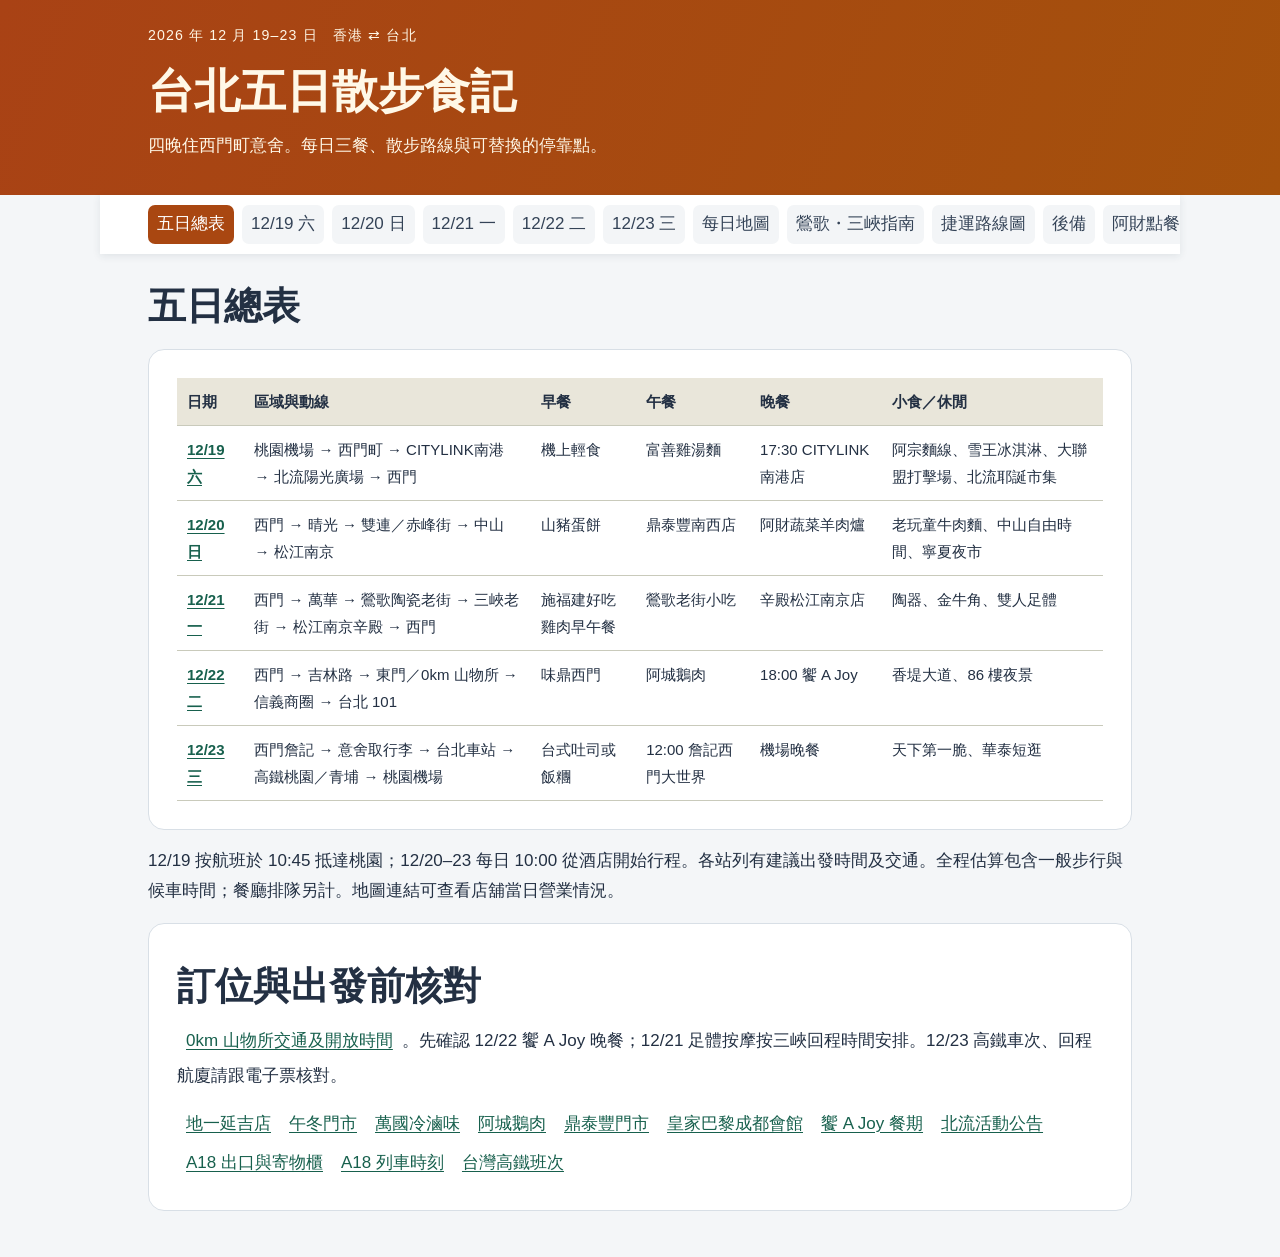
<file: index.html>
<!doctype html><html lang="zh-Hant"><head><meta charset="utf-8"><meta name="viewport" content="width=device-width, initial-scale=1"><title>台北五日散步食記｜逐站行程</title><style>
*{box-sizing:border-box}body{margin:0;background:#faf7ef;color:#233e35;font:17px/1.8 "PingFang TC",sans-serif}header{background:#19473c;color:#fff8e7;border-bottom:6px solid #cb9257}main,.wrap,nav{max-width:1080px;margin:auto;padding:30px clamp(16px,4vw,48px)}h1,h2,h3{line-height:1.35}h1{font-size:clamp(38px,6vw,66px);margin:.2em 0}h2{font-size:clamp(25px,4vw,38px);margin:.25em 0}h3{font-size:21px;margin:.2em 0}p{margin:.35em 0 .8em}nav{display:flex;flex-wrap:wrap;gap:8px;padding-top:12px;padding-bottom:12px}nav a,.maps a,footer a{display:inline-block;padding:4px 9px}a{color:#17604d;text-underline-offset:3px}nav a{background:#e7ede4;border-radius:4px}table{width:100%;border-collapse:collapse;text-align:left;font-size:15px}th,td{padding:10px;border-bottom:1px solid #c9cabb;vertical-align:top}thead{background:#e9e6da}.scroll{overflow:auto}section{margin:48px 0}.route{color:#4c6557}.stop{display:grid;grid-template-columns:155px 1fr;gap:16px;padding:16px 0;border-top:1px solid #c9cabb}.when{font-weight:700;color:#814821}.area{font-size:14px}.maps{font-size:14px}.maps a{padding-left:0}footer{border-top:2px solid #19473c}small{letter-spacing:.08em}@media(max-width:600px){.stop{display:block}.area,.when{display:inline-block;margin-right:8px}td,th{min-width:90px}td:nth-child(2){min-width:180px}}@media print{nav,.maps,footer{display:none}.stop{break-inside:avoid}}
</style><meta name="robots" content="noindex, nofollow"><link rel="stylesheet" href="guide.css"><link rel="stylesheet" href="vendor/leaflet.css"></head><body><header><div class="wrap"><small>2026 年 12 月 19–23 日　香港 ⇄ 台北</small><h1>台北五日散步食記</h1><p>四晚住西門町意舍。每日三餐、散步路線與可替換的停靠點。</p></div></header><nav aria-label="行程導覽"><a href="#overview">五日總表</a>
<a href="#d1">12/19 六</a>
<a href="#d2">12/20 日</a>
<a href="#d3">12/21 一</a>
<a href="#d4">12/22 二</a>
<a href="#d5">12/23 三</a>
<a href="#map">每日地圖</a><a href="#oldstreets">鶯歌・三峽指南</a><a href="#metro">捷運路線圖</a><a href="#backup">後備</a><a href="acai.html">阿財點餐</a><a href="ajoy.html">饗 A Joy 美食</a><a href="ningxia.html">寧夏美食</a><a href="sanhe.html">三和美食</a><a href="lehua.html">樂華美食</a></nav><main><h2 id="overview">五日總表</h2><div class="scroll"><table><thead><tr><th>日期</th><th>區域與動線</th><th>早餐</th><th>午餐</th><th>晚餐</th><th>小食／休閒</th></tr></thead><tbody>
<tr><th><a href="#d1">12/19 六</a></th><td>桃園機場 → 西門町 → CITYLINK南港 → 北流陽光廣場 → 西門</td><td>機上輕食</td><td>富善雞湯麵</td><td>17:30 CITYLINK南港店</td><td>阿宗麵線、雪王冰淇淋、大聯盟打擊場、北流耶誕市集</td></tr>
<tr><th><a href="#d2">12/20 日</a></th><td>西門 → 晴光 → 雙連／赤峰街 → 中山 → 松江南京</td><td>山豬蛋餅</td><td>鼎泰豐南西店</td><td>阿財蔬菜羊肉爐</td><td>老玩童牛肉麵、中山自由時間、寧夏夜市</td></tr>
<tr><th><a href="#d3">12/21 一</a></th><td>西門 → 萬華 → 鶯歌陶瓷老街 → 三峽老街 → 松江南京辛殿 → 西門</td><td>施福建好吃雞肉早午餐</td><td>鶯歌老街小吃</td><td>辛殿松江南京店</td><td>陶器、金牛角、雙人足體</td></tr>
<tr><th><a href="#d4">12/22 二</a></th><td>西門 → 吉林路 → 東門／0km 山物所 → 信義商圈 → 台北 101</td><td>味鼎西門</td><td>阿城鵝肉</td><td>18:00 饗 A Joy</td><td>香堤大道、86 樓夜景</td></tr>
<tr><th><a href="#d5">12/23 三</a></th><td>西門詹記 → 意舍取行李 → 台北車站 → 高鐵桃園／青埔 → 桃園機場</td><td>台式吐司或飯糰</td><td>12:00 詹記西門大世界</td><td>機場晚餐</td><td>天下第一脆、華泰短逛</td></tr>
</tbody></table></div><p>12/19 按航班於 10:45 抵達桃園；12/20–23 每日 10:00 從酒店開始行程。各站列有建議出發時間及交通。全程估算包含一般步行與候車時間；餐廳排隊另計。地圖連結可查看店舖當日營業情況。</p>
<section id="d1"><small>12 月 19 日・星期六</small><h2>西門町打棒球，南港晚餐與北流耶誕小鎮</h2><p class="route">桃園機場 → 西門町 → CITYLINK南港 → 北流陽光廣場 → 西門</p>
<div class="stop"><div><span class="when">10:45–13:00</span><div class="area">桃園 → 西門</div></div><div><h3>抵台、寄行李</h3><p class="transit"><strong>10:45 落機</strong>　入境及取行李預留 45–75 分鐘。到 A12／A13 搭機捷直達車至 A1，車程約 35／39 分鐘；再搭的士往意舍。連候車及步行，從機場車站到酒店預留 65–90 分鐘。若遲過 13:00 到酒店，順延午餐及縮短散步。</p><p>早餐在機上解決，入境後若肚餓可買飯糰。從抵達航廈搭機場捷運往 A1 台北車站；拖大行李可直接轉的士到意舍。先寄存，按酒店通知取房。</p><div class="maps"><a href="https://www.google.com/maps/search/?api=1&amp;query=%E5%8F%B0%E5%8C%97%E8%A5%BF%E9%96%80%E7%94%BA%E6%84%8F%E8%88%8D%E9%85%92%E5%BA%97">↗ 台北西門町意舍酒店</a> </div></div></div>
<div class="stop"><div><span class="when">13:00–13:50</span><div class="area">萬華・昆明街</div></div><div><h3>富善雞湯麵</h3><p class="transit">13:00 從意舍出發｜步行到昆明街富善約 5–10 分鐘。</p><p>在酒店附近吃第一餐。兩人可各點雞湯麵，配一碟青菜；若入境較慢，保留午餐，可縮短雪王停留時間。</p><div class="maps"><a href="https://www.google.com/maps/search/?api=1&amp;query=%E5%AF%8C%E5%96%84%E9%9B%9E%E6%B9%AF%E9%BA%B5%E8%88%96%20%E6%98%86%E6%98%8E%E5%BA%97">↗ 富善雞湯麵舖 昆明店</a> </div></div></div>
<div class="stop"><div><span class="when">13:50–14:15</span><div class="area">萬華・峨眉街</div></div><div><h3>阿宗麵線</h3><p class="transit"><strong>13:50 離開富善</strong>　步行約 8–12 分鐘到峨眉街 8 之 1 號。</p><p>午餐後兩人分一小碗大腸麵線，蒜泥、辣椒及烏醋按喜好加。</p><div class="maps"><a href="https://www.google.com/maps/search/?api=1&amp;query=阿宗麵線西門町">↗ 阿宗麵線西門店</a></div></div></div>
<div class="stop"><div><span class="when">14:15–14:35</span><div class="area">中正・武昌街</div></div><div><h3>雪王冰淇淋</h3><p class="transit"><strong>14:15 離開阿宗</strong>　步行約 8–12 分鐘到雪王。</p><p>兩人可分一球，想試鹹味可先問當日口味。</p><div class="maps"><a href="https://www.google.com/maps/search/?api=1&amp;query=%E9%9B%AA%E7%8E%8B%E5%86%B0%E6%B7%87%E6%B7%8B">↗ 雪王冰淇淋</a></div></div></div>
<div class="stop"><div><span class="when">14:45–16:15</span><div class="area">萬華・西門町</div></div><div><h3>大聯盟棒壘球打擊場</h3><p class="transit"><strong>14:35 離開雪王</strong>　步行約 10–15 分鐘到峨眉街 52 號，乘電梯上 8 樓。</p><p>預留 90 分鐘輪流試打棒球或壘球，亦可玩九宮格投球。當日開放時間及場次以店方公告為準。</p><div class="maps"><a href="https://www.google.com/maps/search/?api=1&amp;query=%E5%A4%A7%E8%81%AF%E7%9B%9F%E6%A3%92%E5%A3%98%E7%90%83%E6%89%93%E6%93%8A%E5%A0%B4%20%E5%8F%B0%E5%8C%97%E5%B8%82%E8%90%AC%E8%8F%AF%E5%8D%80%E5%B3%A8%E7%9C%89%E8%A1%9752%E8%99%9F8%E6%A8%93">↗ 大聯盟棒壘球打擊場（峨眉街 52 號 8 樓）</a></div></div></div>
<div class="stop"><div><span class="when">16:15–17:30</span><div class="area">西門 → 南港</div></div><div><h3>回房小休，再搭捷運去南港</h3><p class="transit">16:15 離開打擊場，步行約 5–10 分鐘回意舍。約 16:40 出發往西門站，搭板南線往南港展覽館方向至南港站，連步行及候車預留 40–50 分鐘。</p><p>先回酒店辦入住、放低物品，再出發。CITYLINK 與南港車站相連，抵站後按商場指示前往。</p><div class="maps"><a href="https://www.google.com/maps/search/?api=1&amp;query=CITYLINK%E5%8D%97%E6%B8%AF%E5%BA%97">↗ CITYLINK南港店</a></div></div></div>
<div class="stop"><div><span class="when">17:30–18:30</span><div class="area">南港・CITYLINK</div></div><div><h3>CITYLINK 南港店早晚餐</h3><p class="transit">南港站出閘後步行約 5–10 分鐘進入商場餐飲樓層。</p><p>約一小時吃早晚餐，餐廳待選；若與朋友同行，可直接約在商場會合。想快食可選美食街，留時間逛市集。</p><div class="maps"><a href="https://www.google.com/maps/search/?api=1&amp;query=CITYLINK%E5%8D%97%E6%B8%AF%E5%BA%97">↗ CITYLINK南港店</a></div></div></div>
<div class="stop"><div><span class="when">18:30–21:00</span><div class="area">南港・北流陽光廣場</div></div><div><h3>北流耶誕小鎮</h3><p class="transit">18:30 離開 CITYLINK，步行到臺北流行音樂中心陽光廣場，預留約 15–20 分鐘。按當日入口指示入場。</p><p>按你提供的活動資料，2026 市集於 12/19（六）及 12/20（日）13:00–22:00 在陽光廣場舉行。預留約兩小時逛文創、美食餐車與園區，演出時間及入場安排按主辦公布。</p><div class="maps"><a href="https://www.google.com/maps/search/?api=1&amp;query=%E8%87%BA%E5%8C%97%E6%B5%81%E8%A1%8C%E9%9F%B3%E6%A8%82%E4%B8%AD%E5%BF%83%20%E9%99%BD%E5%85%89%E5%BB%A3%E5%A0%B4">↗ 臺北流行音樂中心 陽光廣場</a></div></div></div>
<div class="stop"><div><span class="when">21:00–22:00</span><div class="area">南港 → 西門</div></div><div><h3>搭板南線返意舍</h3><p class="transit">21:00 從北流出發，步行約 10–15 分鐘到昆陽站，搭板南線往頂埔方向直達西門，再步行回意舍。全程約 45–60 分鐘。</p><p>若仍有精神可逛至 22:00 市集結束，預計約 23:00 回酒店。</p><div class="maps"><a href="https://www.google.com/maps/search/?api=1&amp;query=%E6%8D%B7%E9%81%8B%E6%98%86%E9%99%BD%E7%AB%99">↗ 捷運昆陽站</a></div></div></div><a href="#overview">↑ 返回五日總表</a></section>
<section id="d2"><small>12 月 20 日・星期日</small><h2>晴光蛋餅、赤峰街與鼎泰豐南西店</h2><p class="route">西門 → 晴光 → 雙連／赤峰街 → 中山 → 松江南京 → 寧夏夜市 → 西門</p>
<div class="stop"><div><span class="when">10:00–11:05</span><div class="area">中山・晴光市場</div></div><div><h3>山豬蛋餅</h3><p class="transit"><strong>10:00 意舍出發</strong>　搭的士到晴光市場農安街入口，再步行至山豬蛋餅，全程約 20–35 分鐘。</p><p>從西門乘的士到晴光市場農安街 2 巷。兩人分厚蛋餅，喜歡辣可把辣椒另放；配豆漿後逛市場。早餐後前往雙連，沿赤峰街往中山站散步。</p><div class="maps"><a href="https://www.google.com/maps/search/?api=1&amp;query=%E5%B1%B1%E8%B1%AC%E8%9B%8B%E9%A4%85%20%E8%BE%B2%E5%AE%89%E8%A1%97">↗ 山豬蛋餅 農安街</a> </div></div></div>
<div class="stop"><div><span class="when">11:05–12:15</span><div class="area">大同・中山／雙連</div></div><div><h3>赤峰街與心中山線形公園</h3><p class="transit"><strong>11:05 離開晴光市場</strong>　步行到民權西路站，搭紅線往象山方向一站至雙連，連步行及候車約 15–25 分鐘。</p><p>從雙連沿赤峰街向南走，再經心中山線形公園到中山站，留約 45 分鐘慢慢逛。若禾沐雪花冰已開門，可沿途分一份。</p><div class="maps"><a href="https://www.google.com/maps/search/?api=1&amp;query=%E5%BF%83%E4%B8%AD%E5%B1%B1%E7%B7%9A%E5%BD%A2%E5%85%AC%E5%9C%92">↗ 心中山線形公園</a></div></div></div>

<div class="stop"><div><span class="when">12:15–14:30</span><div class="area">中山・南京西路</div></div><div><h3>鼎泰豐南西店午餐</h3><p class="transit"><strong>12:15 到中山站</strong>　步行約 3–5 分鐘到南京西路 12 號新光三越南西店 1 館 B2，按現場指示取號。</p><p>週日預留候位及用餐時間，兩人可分小籠包、青菜及湯。</p><div class="maps"><a href="https://www.google.com/maps/search/?api=1&amp;query=%E9%BC%8E%E6%B3%B0%E8%B1%90%E5%8D%97%E8%A5%BF%E5%BA%97%20%E5%8F%B0%E5%8C%97%E5%8D%97%E4%BA%AC%E8%A5%BF%E8%B7%AF12%E8%99%9F">↗ 鼎泰豐南西店</a></div></div></div>
<div class="stop"><div><span class="when">14:30–15:30</span><div class="area">中山區・中山店</div></div><div><h3>老玩童過份牛肉麵（中山店）</h3><p class="transit"><strong>鼎泰豐午餐後出發</strong>　按店家地圖導航前往；暫預留 20–30 分鐘交通及約 30 分鐘用餐，確切地址及當日營業時間待核對。</p><p>安排在鼎泰豐之後試牛肉麵。共食及最低消費請先問店員，按胃口點餐。</p><div class="maps"><a href="https://www.google.com/search?kgmid=%2Fg%2F11z2cgrf1j">↗ 老玩童中山店資料</a> <a href="https://www.google.com/maps/search/?api=1&amp;query=老玩童過份牛肉麵中山店">Google Maps</a></div></div></div>
<div class="stop"><div><span class="when">15:30–17:15</span><div class="area">中山站附近</div></div><div><h3>中山自由時間</h3><p>按午餐候位時間同體力，在附近飲杯咖啡或休息。</p></div></div>

<div class="stop"><div><span class="when">17:15–20:30</span><div class="area">中山・長安東路</div></div><div><h3>阿財蔬菜羊肉爐</h3><p><a href="acai.html">查看人氣菜式與兩人點餐指南</a></p><p class="transit">17:15 從中山站附近步行約 15–25 分鐘到長安東路一段 58 號；四平街方向則從松江南京站步行前往。</p><p>目標 18:00 晚餐，冬季週末預留候位時間。兩人可先點小鍋菜心羊，再按胃口加麵線。餐後前往寧夏夜市。</p><div class="maps"><a href="https://www.google.com/maps/search/?api=1&amp;query=%E9%98%BF%E8%B2%A1%E8%94%AC%E8%8F%9C%E7%BE%8A%E8%82%89%E7%88%90%20%E9%95%B7%E5%AE%89%E6%9D%B1%E8%B7%AF%E4%B8%80%E6%AE%B558%E8%99%9F">↗ 阿財蔬菜羊肉爐 長安東路一段58號</a></div></div></div>
<div class="stop"><div><span class="when">20:30–22:00</span><div class="area">大同・寧夏路</div></div><div><h3>寧夏夜市</h3><p><a href="ningxia.html">查看寧夏夜市人氣美食與兩人點餐指南</a></p><p class="transit"><strong>20:30 離開阿財</strong>　建議搭的士到寧夏夜市民生西路入口，約 10–20 分鐘。想散步可向西走，預留約 25–35 分鐘。</p><p>沿寧夏路慢慢逛，晚餐後兩人可分一兩款小食，例如芋丸、蚵仔煎或甜湯，按現場排隊情況選擇。</p><p class="transit"><strong>約 22:00 回酒店</strong>　搭的士到西門町意舍約 10–20 分鐘。搭捷運可步行到中山站，綠線往新店方向到西門，連步行及候車預留 25–40 分鐘。</p><div class="maps"><a href="https://www.google.com/maps/search/?api=1&amp;query=寧夏夜市民生西路入口">↗ 寧夏夜市</a></div></div></div>
<a href="#overview">↑ 返回五日總表</a></section>
<section id="d3"><small>12 月 21 日・星期一</small><h2>鶯歌看陶器，三峽逛老街</h2><p><a href="#oldstreets">查看雙老街詳細玩法與交通</a></p><p class="route">西門 → 萬華 → 鶯歌陶瓷老街 → 三峽老街 → 松江南京辛殿 → 西門</p>
<div class="stop"><div><span class="when">10:00–11:05</span><div class="area">萬華・環河南路</div></div><div><h3>施福建好吃雞肉</h3><p class="transit">10:00 從意舍步行約 15–20 分鐘，到環河南路一段 25 巷 4 號。</p><p>點白斬雞切盤、雞油飯和湯當早午餐，再從萬華站搭火車，省去折返台北車站。</p><div class="maps"><a href="https://www.google.com/maps/search/?api=1&amp;query=%E6%96%BD%E7%A6%8F%E5%BB%BA%E5%A5%BD%E5%90%83%E9%9B%9E%E8%82%89%20%E8%90%AC%E8%8F%AF">↗ 施福建好吃雞肉 萬華</a></div></div></div>
<div class="stop"><div><span class="when">11:05–12:25</span><div class="area">萬華 → 鶯歌</div></div><div><h3>搭台鐵到鶯歌</h3><p class="transit">步行或短程的士到萬華車站，預留 10–25 分鐘。選停靠鶯歌的南下區間車，估算車程 25–35 分鐘，另留候車時間。</p><p>出鶯歌站後步行約 10–15 分鐘往陶瓷老街。實際出發時間跟當日台鐵班表。</p><div class="maps"><a href="https://www.google.com/maps/search/?api=1&amp;query=%E8%87%BA%E9%90%B5%E9%B6%AF%E6%AD%8C%E8%BB%8A%E7%AB%99">↗ 臺鐵鶯歌車站</a></div></div></div>
<div class="stop"><div><span class="when">12:25–14:15</span><div class="area">新北・鶯歌</div></div><div><h3>鶯歌陶瓷老街</h3><p class="transit">由火車站步行至尖山埔路一帶，沿街順遊。</p><p>逛陶杯、茶具和陶藝店，餓了可在老街吃碗麵或小吃。週一部分店舖休息，揀當日有開的店。</p><div class="maps"><a href="https://www.google.com/maps/search/?api=1&amp;query=%E9%B6%AF%E6%AD%8C%E9%99%B6%E7%93%B7%E8%80%81%E8%A1%97">↗ 鶯歌陶瓷老街</a></div></div></div>
<div class="stop"><div><span class="when">14:15–17:10</span><div class="area">鶯歌 → 三峽</div></div><div><h3>三峽老街與祖師廟</h3><p class="transit">14:15 從陶瓷老街走到三鶯線陶瓷老街站，搭往頂埔方向至三峽站，再沿民生街步行往老街。連步行及候車估算 35–50 分鐘；想省腳程可搭的士約 20–35 分鐘。</p><p>約 15:00 到老街，沿民權街紅磚騎樓看門楣、逛藍染與茶店，再到清水祖師廟看石雕、三峽河畔休息。分一個金牛角，17:10 前起程。</p><div class="maps"><a href="https://www.google.com/maps/search/?api=1&amp;query=%E4%B8%89%E5%B3%BD%E8%80%81%E8%A1%97%20%E5%92%8C%E5%B9%B3%E8%A1%97">↗ 三峽老街 和平街</a></div></div></div>

<div class="stop"><div><span class="when">17:10–19:00</span><div class="area">三峽 → 松江南京</div></div><div><h3>回台北吃晚餐</h3><p class="transit">17:10 離開老街，步行到三峽站，搭三鶯線往頂埔，轉板南線往南港展覽館至西門，再轉綠線往松山至松江南京。連步行、候車及轉線估算 90–105 分鐘，目標 18:40–18:55 到店。</p><p>以 19:00 辛殿晚餐倒推，17:10 為離開老街時間。若想多看黃昏街景，可把的士到頂埔站作後備，仍須按當日路況預留時間。</p><div class="maps"><a href="https://www.google.com/maps/search/?api=1&amp;query=捷運三峽站">↗ 三峽站</a></div></div></div>
<div class="stop"><div><span class="when">19:00–21:00</span><div class="area">中山・松江南京</div></div><div><h3>辛殿麻辣鍋・松江南京店</h3><p class="transit">由松江南京站步行赴餐，預留約 5–10 分鐘。用餐後搭綠線直返西門，連步行約 25–40 分鐘。</p><p>兩人火鍋放題晚餐，先確認訂位及店家用餐時限。</p><div class="maps"><a href="https://www.google.com/maps/search/?api=1&amp;query=辛殿麻辣鍋松江南京店">↗ 辛殿松江南京店</a></div></div></div>
<div class="stop"><div><span class="when">22:00–23:00</span><div class="area">萬華・成都路</div></div><div><h3>雙人足體按摩</h3><p class="transit">約 21:45 從意舍步行到成都路會館，預留 5–10 分鐘。以實際回城時間預約兩個同時段。</p><p>首選皇家巴黎成都會館（成都路 67、69 號），預約兩個同時段，選約 45–60 分鐘足底或肩頸。另可比較筋武門昆明館／漢中館的中式按壓，或元氣養生會館的足浴。飯後先慢走，完場步行回意舍。</p><div class="maps"><a href="https://www.google.com/maps/search/?api=1&amp;query=%E7%9A%87%E5%AE%B6%E5%B7%B4%E9%BB%8E%20%E6%88%90%E9%83%BD%E6%9C%83%E9%A4%A8">↗ 皇家巴黎 成都會館</a> <a href="https://www.google.com/maps/search/?api=1&amp;query=%E7%AD%8B%E6%AD%A6%E9%96%80%20%E8%A5%BF%E9%96%80">↗ 筋武門 西門</a> <a href="https://www.google.com/maps/search/?api=1&amp;query=%E5%85%83%E6%B0%A3%E9%A4%8A%E7%94%9F%E6%9C%83%E9%A4%A8%20%E8%A5%BF%E9%96%80">↗ 元氣養生會館 西門</a> </div></div></div>
<a href="#overview">↑ 返回五日總表</a></section>
<section id="d4"><small>12 月 22 日・星期二</small><h2>西門早餐、吉林路鵝肉與信義夜景</h2><p class="route">西門 → 吉林路 → 東門／0km 山物所 → 信義商圈 → 台北 101</p>
<div class="stop"><div><span class="when">10:00–11:10</span><div class="area">萬華・漢口街</div></div><div><h3>味鼎西門早餐</h3><p class="transit"><strong>10:00 意舍出發</strong>　步行到漢口街味鼎約 5–10 分鐘。</p><p>漢口街二段 18 號吃蛋餅配豆漿。兩人可分一份肉鬆蛋餅，再選飯糰；午餐想早點吃就各留半份胃口。</p><div class="maps"><a href="https://www.google.com/maps/search/?api=1&amp;query=%E5%91%B3%E9%BC%8E%E8%A5%BF%E9%96%80">↗ 味鼎西門</a> </div></div></div>
<div class="stop"><div><span class="when">11:30–13:15</span><div class="area">中山・吉林路</div></div><div><h3>阿城鵝肉</h3><p class="transit"><strong>11:30 從西門出發</strong>　從味鼎附近搭的士到吉林路阿城約 20–35 分鐘，預留候位時間。</p><p>到吉林路後，預留候位時間。兩人點煙燻鵝肉小份、鵝油拌飯及時蔬。</p><div class="maps"><a href="https://www.google.com/maps/search/?api=1&amp;query=%E9%98%BF%E5%9F%8E%E9%B5%9D%E8%82%89%20%E5%90%89%E6%9E%97%E8%B7%AF162%E8%99%9F">↗ 阿城鵝肉 吉林路162號</a> </div></div></div>
<div class="stop"><div><span class="when">13:15–15:10</span><div class="area">大安・東門</div></div><div><h3>0km 山物所</h3><p class="transit"><strong>13:15 離開阿城</strong>　步行到行天宮站，搭橘線往南勢角方向直達東門，由 5 號出口再走約 10 分鐘。全程約 25–35 分鐘。</p><p>由 5 號出口步行約 10 分鐘，到金山南路二段 203 巷 21 號。預留約 50 分鐘看山林課木造宿舍、逛選品店，各棟 12 月開放安排以園方公告為準。</p><div class="maps"><a href="https://www.google.com/maps/search/?api=1&amp;query=0km%E5%B1%B1%E7%89%A9%E6%89%80%20%E5%8F%B0%E5%8C%97">↗ 0km山物所 台北</a></div></div></div>

<div class="stop"><div><span class="when">15:10–17:00</span><div class="area">信義・香堤大道</div></div><div><h3>百貨連廊、拍照與咖啡</h3><p class="transit"><strong>15:10 離開山物所</strong>　步行回東門站，搭紅線往象山至台北101／世貿站，再步行到香堤大道，全程約 35–50 分鐘。</p><p>由 101 向信義新天地及香堤大道散步，回程拍 101 街景。下午安排一段坐下休息的時間；雨天走百貨及連廊。聖誕樹位置與亮燈時間按當季公告。</p><div class="maps"><a href="https://www.google.com/maps/search/?api=1&amp;query=%E9%A6%99%E5%A0%A4%E5%A4%A7%E9%81%93%20%E5%8F%B0%E5%8C%97">↗ 香堤大道 台北</a> </div></div></div>
<div class="stop"><div><span class="when">17:15–21:30</span><div class="area">信義・台北 101</div></div><div><h3>18:00 饗 A Joy 晚餐</h3><p><a href="ajoy.html">查看人氣必食清單與取餐次序</a></p><p class="transit"><strong>17:00 從香堤大道折返</strong>　步行往台北 101 辦公大樓入口約 10–20 分鐘，目標 17:20 前到一樓，預留報到及上樓時間。以訂位通知為準。</p><p>先回信義路五段 7 號辦公大樓入口，按訂位通知到指定櫃檯報到及搭電梯。86 樓用餐，天氣許可可看盆地夜景。餐廳官方晚餐時段為 18:00–21:30；訂位仍須自行確認。</p><div class="maps"><a href="https://www.google.com/maps/search/?api=1&amp;query=%E9%A5%97%20A%20Joy%20%E5%8F%B0%E5%8C%97101">↗ 饗 A Joy 台北101</a> </div></div></div>
<div class="stop"><div><span class="when">餐後</span><div class="area">信義 → 西門</div></div><div><h3>預留整晚給晚餐</h3><p class="transit"><strong>餐後約 21:30</strong>　台北101／世貿站搭紅線到台北車站，轉板南線一站到西門，再步行回意舍。全程約 35–50 分鐘。</p><p>用餐後直接回酒店休息。</p><div class="maps"><a href="https://www.google.com/maps/search/?api=1&amp;query=%E8%87%BA%E5%8C%97%E6%B5%81%E8%A1%8C%E9%9F%B3%E6%A8%82%E4%B8%AD%E5%BF%83">↗ 臺北流行音樂中心</a> </div></div></div>
<a href="#overview">↑ 返回五日總表</a></section>
<section id="d5"><small>12 月 23 日・星期三</small><h2>中午詹記火鍋，下午逛華泰</h2><p class="route">西門詹記 → 意舍取行李 → 台北車站 → 高鐵桃園／青埔 → 桃園機場</p>
<div class="stop"><div><span class="when">10:00–11:00</span><div class="area">萬華・西門町</div></div><div><h3>早餐、退房與手信</h3><p class="transit"><strong>10:00 意舍出發</strong>　早餐與手信安排在西門徒步區，單程約 5–15 分鐘；11:00 前回酒店辦理退房及寄存行李。</p><p>吃炭烤吐司或飯糰配豆漿，收拾行李後交酒店寄存。集中在西門買鳳梨酥、茶葉；想試天下第一脆，可到成都路找鮮奶脆皮甜甜圈，未開門就留給下次。</p><div class="maps"><a href="https://www.google.com/maps/search/?api=1&amp;query=%E5%A4%A9%E4%B8%8B%E7%AC%AC%E4%B8%80%E8%84%86%20%E9%AE%AE%E5%A5%B6%E8%84%86%E7%9A%AE%E7%94%9C%E7%94%9C%E5%9C%88%20%E8%A5%BF%E9%96%80">↗ 天下第一脆 鮮奶脆皮甜甜圈 西門</a> </div></div></div>
<div class="stop"><div><span class="when">12:00–14:00</span><div class="area">萬華・西門町</div></div><div><h3>詹記麻辣火鍋・西門大世界</h3><p class="transit"><strong>11:30 從意舍出發</strong>　步行約 15–25 分鐘，預留報到時間。午餐安排在 12:00，已預留兩小時用餐。</p><p>兩人可分鴨血、豆腐、肉片及蔬菜。12:00 為行程目標，訂位仍須自行確認。</p><div class="maps"><a href="https://www.google.com/maps/search/?api=1&amp;query=詹記麻辣火鍋西門大世界">↗ 詹記西門大世界</a> <a href="https://inline.app/booking/-KO9-zyZTRpTH7LNAe99/-NvFDHdbyHM7P2vbgoDP?language=zh-tw">店家訂位</a></div></div></div>
<div class="stop"><div><span class="when">14:00–16:00</span><div class="area">西門 → 桃園・青埔</div></div><div><h3>取行李，轉高鐵</h3><p class="transit"><strong>14:00 離店，步行約 15–25 分鐘回意舍取行李</strong>　的士往台北車站高鐵入口約 10–25 分鐘，另預 20–30 分鐘買票、找月台。選約 15:20 前後停桃園的南下班次，車程約 20–25 分鐘，以當日班表為準。</p><p>從意舍帶齊行李，乘的士到台北車站高鐵入口。選停桃園站的南下班次；抵達後循高鐵 6 號出口到華泰名品城。這一段包含候車及找寄物櫃時間。</p><div class="maps"><a href="https://www.google.com/maps/search/?api=1&amp;query=%E5%8F%B0%E7%81%A3%E9%AB%98%E9%90%B5%E5%8F%B0%E5%8C%97%E7%AB%99">↗ 台灣高鐵台北站</a> <a href="https://www.google.com/maps/search/?api=1&amp;query=%E8%8F%AF%E6%B3%B0%E5%90%8D%E5%93%81%E5%9F%8E">↗ 華泰名品城</a> </div></div></div>
<div class="stop"><div><span class="when">16:00–16:45</span><div class="area">中壢・華泰名品城</div></div><div><h3>購物、下午茶、取行李</h3><p class="transit"><strong>約 15:45 抵達高鐵桃園站</strong>　由 6 號出口步行至華泰約 5–10 分鐘，再預 10–15 分鐘找寄物櫃，約 16:00–16:10 開始短逛。</p><p>先看寄物櫃是否放得下行李，拍下櫃號，再挑想逛的品牌。只挑一間目標店或外帶咖啡；若到埗較遲，直接搭機捷往航廈；園區若有聖誕造景可沿途拍照，飄雪場次待公告。若大櫃已滿，縮短購物或直接去機場。</p><div class="maps"><a href="https://www.google.com/maps/search/?api=1&amp;query=%E8%8F%AF%E6%B3%B0%E5%90%8D%E5%93%81%E5%9F%8E%20%E6%A1%83%E5%9C%92">↗ 華泰名品城 桃園</a> </div></div></div>
<div class="stop"><div><span class="when">16:45–18:30</span><div class="area">青埔 A18 → 機場</div></div><div><h3>離開 Outlet 的時間界線</h3><p class="transit"><strong>16:45 取行李，17:00 離開華泰</strong>　步行到 A18 月台約 10–15 分鐘，候車預留 15 分鐘。搭往台北方向普通車到 A13／A12，車程約 15–20 分鐘；步行至航空公司櫃檯再預 10–15 分鐘。目標 18:30 前到櫃檯。</p><p>16:45 取行李，17:00 起步往 A18（華泰側為 2 號出口）。搭往台北方向、停靠機場的列車；按電子機票選 A12 第一航廈或 A13 第二航廈，目標 18:30 前到。</p><div class="maps"><a href="https://www.google.com/maps/search/?api=1&amp;query=%E6%A1%83%E5%9C%92%E6%A9%9F%E5%A0%B4%E6%8D%B7%E9%81%8B%20A18%20%E9%AB%98%E9%90%B5%E6%A1%83%E5%9C%92%E7%AB%99">↗ 桃園機場捷運 A18 高鐵桃園站</a> </div></div></div>
<div class="stop"><div><span class="when">18:30–21:40</span><div class="area">桃園機場</div></div><div><h3>辦理登機、晚餐、返港</h3><p class="transit"><strong>18:30 前到航空公司櫃檯</strong>　預留約 3 小時 10 分鐘至 21:40 起飛。完成寄艙、安檢及出境後，先看閘口和登機時間，再決定晚餐；步行時間以航廈當日顯示為準。</p><p>先辦寄艙、安檢及出境，再按登機閘口位置吃台式簡餐或麵食。原行程列 21:40 起飛；以機票和當日航班顯示為準。</p><div class="maps"><a href="https://www.google.com/maps/search/?api=1&amp;query=%E6%A1%83%E5%9C%92%E5%9C%8B%E9%9A%9B%E6%A9%9F%E5%A0%B4">↗ 桃園國際機場</a> </div></div></div>
<a href="#overview">↑ 返回五日總表</a></section>
<section id="map"><h2>每日路線地圖</h2><div id="map-days" aria-label="地圖日期"></div><p>數字按當日遊覽次序排列。虛線連接各站的大約位置；點選站點可查看交通時間及店家導航。</p><div id="route-map" aria-label="台北行程地圖"></div><div id="map-stops" aria-label="地圖站點"></div><div id="map-detail" aria-live="polite"></div></section><section id="oldstreets"><h2>鶯歌・三峽一日遊指南</h2><p class="route">西門意舍 → 施福建早午餐 → 萬華台鐵 → 鶯歌老街 → 三鶯線 → 三峽老街 → 三峽站 → 頂埔 → 西門 → 松江南京辛殿</p>
<h3>推薦路線與時間</h3><div class="scroll"><table><thead><tr><th>時間</th><th>安排與交通</th></tr></thead><tbody>
<tr><td>10:00–11:05</td><td>西門步行約 15–20 分鐘到施福建，用雞肉、雞油飯作早午餐。</td></tr>
<tr><td>11:05–12:25</td><td>步行或短程的士到萬華站，搭停靠鶯歌的南下區間車，車程估算 25–35 分鐘。加候車及步行到老街，預留約 80 分鐘。</td></tr>
<tr><td>12:25–14:15</td><td>鶯歌老街陶器店、輕食與咖啡。預留約 110 分鐘。</td></tr>
<tr><td>14:15–15:05</td><td>步行到陶瓷老街站，搭三鶯線往頂埔至三峽站，再走到老街，全程估算 35–50 分鐘。</td></tr>
<tr><td>15:05–17:10</td><td>祖師廟、民權街騎樓、金牛角及河畔休息。17:10 起步往車站。</td></tr>
<tr><td>17:10–19:00</td><td>三峽站 → 三鶯線頂埔 → 板南線西門 → 綠線松江南京，步行到辛殿。全程估算 90–105 分鐘。</td></tr>
<tr><td>19:00</td><td>辛殿麻辣鍋松江南京店晚餐，訂位需另行確認。</td></tr>
</tbody></table></div>
<p>去程由萬華上台鐵，可順接早午餐。如果由西門站直接出發，可搭板南線 5 站到板橋，再轉台鐵往鶯歌；連轉乘、候車及老街步行，估算約 60–85 分鐘。實際列車與捷運時間以當日官方班表為準。</p>
<h3>鶯歌老街點樣玩</h3><p>從鶯歌火車站往尖山埔路、重慶街一帶，先看陶瓷街屋與店舖。挑兩三間不同風格嘅陶器店，睇茶杯、飯碗、茶壺，買之前問清楚能否盛熱食、放微波爐，以及包裝方式。12:30 左右食少量麵食或小吃，之後找咖啡店坐低。</p>
<p>想親手做陶器，可預約一節約 60–90 分鐘手拉胚，並用佢替換部分逛店時間。事前問清楚燒製、釉色、運費同香港寄送安排，成品通常需要另行燒製及寄送。</p>
<p>陶瓷博物館可作雨天替換，預留約 60–90 分鐘，加上往返步行時間。官方一般每月第一個星期一休館，12/21 為第三個星期一，仍須查看臨時公告。新北市美術館通常星期一休館，當日適合以老街作主行程。</p><a href="https://www.google.com/maps/search/?api=1&amp;query=%E9%B6%AF%E6%AD%8C%E9%99%B6%E7%93%B7%E8%80%81%E8%A1%97">↗ 鶯歌陶瓷老街</a> · <a href="https://www.google.com/maps/search/?api=1&amp;query=%E6%96%B0%E5%8C%97%E5%B8%82%E7%AB%8B%E9%B6%AF%E6%AD%8C%E9%99%B6%E7%93%B7%E5%8D%9A%E7%89%A9%E9%A4%A8">↗ 新北市立鶯歌陶瓷博物館</a>
<h3>三峽老街點樣玩</h3><p>先走入清水祖師廟，用約 30 分鐘睇石柱、雕刻同廟宇工藝。再沿民權街紅磚拱廊慢行，抬頭看店面山牆及門楣，揀一兩間藍染、茶或手作店。預留 15–20 分鐘坐低喝茶，金牛角兩人分一個，晚餐前留返胃口。</p>
<p>河畔與長福橋一帶可用約 20 分鐘散步拍照，再向民生街出口折返三峽站。黃昏街景按當天天氣與店舖亮燈情況欣賞，17:10 起步回城。</p><a href="https://www.google.com/maps/search/?api=1&amp;query=%E4%B8%89%E5%B3%BD%E6%B8%85%E6%B0%B4%E7%A5%96%E5%B8%AB%E5%BB%9F">↗ 三峽清水祖師廟</a> · <a href="https://www.google.com/maps/search/?api=1&amp;query=%E4%B8%89%E5%B3%BD%E8%80%81%E8%A1%97%20%E6%B0%91%E6%AC%8A%E8%A1%97">↗ 三峽老街 民權街</a> · <a href="https://www.google.com/maps/search/?api=1&amp;query=%E4%B8%89%E5%B3%BD%E9%95%B7%E7%A6%8F%E6%A9%8B">↗ 三峽長福橋</a>
<h3>轉車與回程備選</h3><p>鶯歌往三峽以三鶯線串連，落三峽站後沿民生街往老街。帶陶器或腳攰時，可從老街搭的士到下一個老街，估算 20–35 分鐘。</p><p>回程以三峽站搭三鶯線至頂埔轉板南線。916 往永寧、910 往府中可作公車備選，但晚高峰須另留候車及塞車時間。</p>
<h3>官方資料</h3><p><a href="https://www.dorts.ntpc.gov.tw/news/indexInfo/1AldpDkNdLK7?page=2">三鶯線通車公告</a> · <a href="https://www.ntmetro.com.tw/">新北捷運路網與班距</a> · <a href="https://www.railway.gov.tw/">台鐵時刻查詢</a> · <a href="https://newtaipei.travel/zh-tw/tour/34">三峽老街遊</a> · <a href="https://www.culture.ntpc.gov.tw/ceramics_chi/xmdoc/cont?sid=0J305509573958412479&amp;sq=&amp;xsmsid=0J149336017112545740">陶博館 2026 休館日</a> · <a href="https://ntcart.museum/info.aspx">新北市美術館參觀資訊</a></p><a href="#d3">返回第三日行程</a></section><section id="metro"><h2>台北捷運官方路線圖</h2><p>來源為台北捷運官方路網圖頁，2026 年 11 月 10 日查閱。點選圖片可開啟原圖放大查看。</p><p><a href="https://web.metro.taipei/pages2026/WebRouteMap" target="_blank" rel="noopener">官方互動路網及各站時刻表</a> · <a href="https://www.metro.taipei/cp.aspx?n=73B51F32ED23C5E1" target="_blank" rel="noopener">官方路網資訊頁</a></p><a href="https://web.metro.taipei/img/all/metrotaipeimap.jpg" target="_blank" rel="noopener"><img src="https://web.metro.taipei/img/all/metrotaipeimap.jpg" alt="台北捷運官方路網圖，點選開啟大圖" loading="lazy" style="display:block;width:100%;height:auto"></a></section><section id="backup"><h2>後備行程</h2><h3>太和殿麻辣鍋</h3><p>原第一日晚餐，現可替換第三日辛殿晚餐；在大安區，需另留往返交通。</p><a href="https://www.google.com/maps/search/?api=1&amp;query=%E5%A4%AA%E5%92%8C%E6%AE%BF%E9%BA%BB%E8%BE%A3%E9%8D%8B%20%E5%8F%B0%E5%8C%97">↗ 太和殿麻辣鍋</a><h3>地一牛肉麵</h3><p>原第三日午餐。若改行大巨蛋／松菸，可在延吉街 162 號用餐，與該區散步一起安排。</p><a href="https://www.google.com/maps/search/?api=1&amp;query=%E5%9C%B0%E4%B8%80%E7%89%9B%E8%82%89%E9%BA%B5%20%E5%BB%B6%E5%90%89%E8%A1%97162%E8%99%9F">↗ 地一牛肉麵</a><h3>鼎泰豐 101 店</h3><p>原第四日午餐。若第二日南西店未吃到，可在第四日信義區散步時替換午餐。</p><a href="https://www.google.com/maps/search/?api=1&amp;query=%E9%BC%8E%E6%B3%B0%E8%B1%90%20%E5%8F%B0%E5%8C%97101%E5%BA%97">↗ 鼎泰豐 101 店</a><h3>禾沐雪花冰</h3><p>原第二日下午茶。第二日中山自由時間可選；與牛肉麵或其他下午茶按胃口替換。</p><a href="https://www.google.com/maps/search/?api=1&amp;query=%E7%A6%BE%E6%B2%90%20How%20Mood%20Good%20Mood%20%E5%8F%B0%E5%8C%97">↗ 禾沐雪花冰</a><h3>本願豆花店</h3><p>原第三日回西門後甜品。可改在第一日或第三日返酒店前，兩人分一碗。</p><a href="https://www.google.com/maps/search/?api=1&amp;query=%E6%9C%AC%E9%A1%98%E8%B1%86%E8%8A%B1%E5%BA%97%20%E8%A5%BF%E9%96%80">↗ 本願豆花店</a><h3>萬國滷味</h3><p>原第一日回酒店後小食。任一晚返西門後，可少量外帶冷滷味。</p><a href="https://www.google.com/maps/search/?api=1&amp;query=%E8%90%AC%E5%9C%8B%E6%BB%B7%E5%91%B3%20%E8%A5%BF%E9%96%80%E7%94%BA">↗ 萬國滷味</a><h3>青山茶飲</h3><p>原第一日西門散步飲品。任一日在西門活動時，可順路買杯茶。</p><a href="https://www.google.com/maps/search/?api=1&amp;query=%E9%9D%92%E5%B1%B1%E8%8C%B6%E9%A3%B2%20%E8%A5%BF%E9%96%80">↗ 青山茶飲</a><h3>品都燒烤</h3><p>曾列作大安區晚餐替代選擇。若改行大安區，可用串燒替換一頓晚餐。</p><a href="https://www.google.com/maps/search/?api=1&amp;query=%E5%93%81%E9%83%BD%E4%B8%B2%E7%87%92%E6%94%A4%20%E5%8F%B0%E5%8C%97">↗ 品都燒烤</a><h3>午冬 5.TUNG 千層酥</h3><p>若改日到大安區樂利路一帶，可兩人分一件千層酥配咖啡。</p><a href="https://www.google.com/maps/search/?api=1&amp;query=午冬5.TUNG樂利路">↗ 午冬5.TUNG</a><h3>大巨蛋外觀與廣場、松菸生態池與舊廠房</h3><p>若第三日遇雨想留在市區，可用這半日替換雙老街。西門搭板南線至國父紀念館站（約 25–35 分鐘），午餐可選延吉街地一牛肉麵，午後步行到松菸及 Garden City。</p><a href="https://www.google.com/maps/search/?api=1&amp;query=%E8%87%BA%E5%8C%97%E5%A4%A7%E5%B7%A8%E8%9B%8B">↗ 臺北大巨蛋</a> <a href="https://www.google.com/maps/search/?api=1&amp;query=%E6%9D%BE%E5%B1%B1%E6%96%87%E5%89%B5%E5%9C%92%E5%8D%80%20%E7%94%9F%E6%85%8B%E6%B1%A0">↗ 松山文創園區 生態池</a><h3>天下三絕牛肉麵</h3><p>大安東區後備午餐。若改行大巨蛋、松菸，可在忠孝復興一帶用餐，再搭板南線到國父紀念館站。</p><a href="https://www.google.com/maps/search/?api=1&amp;query=%E5%A4%A9%E4%B8%8B%E4%B8%89%E7%B5%95%E9%BA%B5%E9%A3%9F%E9%A4%A8%20%E5%8F%B0%E5%8C%97">↗ 天下三絕麵食館 台北</a><h3>金仙魯肉飯（台北松山店）</h3><p>信義區松山路 473 號。第四日若想以魯肉飯替換阿城鵝肉，安排在山物所之後、香堤大道之前；去永春一帶要另留交通時間。</p><a href="https://www.google.com/maps/search/?api=1&amp;query=%E9%87%91%E4%BB%99%E9%AD%AF%E8%82%89%E9%A3%AF%20%E6%9D%BE%E5%B1%B1%E8%B7%AF473%E8%99%9F">↗ 金仙魯肉飯 松山路473號</a><h3>大王具足蟲濃厚魚介雞白湯拉麵</h3><p>拉麵公子曾以限量熟客預約形式供應。12 月供應未確認，收到店家確認後才替換市區午餐。</p><a href="https://www.google.com/maps/search/?api=1&amp;query=%E6%8B%89%E9%BA%B5%E5%85%AC%E5%AD%90%20%E5%8F%B0%E5%8C%97">↗ 拉麵公子 台北</a><h3>阿義魯肉飯</h3><p>若第三日想改吃蚵仔魯肉蓋飯，可在華西街用早午餐，之後由萬華站往鶯歌。</p><a href="https://www.google.com/maps/search/?api=1&amp;query=阿義魯肉飯華西街">↗ 阿義魯肉飯</a><h3>長安東路熱炒</h3><p>若阿財現場等候太久，可在松江南京一帶改吃熱炒。</p><a href="https://www.google.com/maps/search/?api=1&amp;query=%E9%95%B7%E5%AE%89%E6%9D%B1%E8%B7%AF%20%E7%86%B1%E7%82%92%20%E5%8F%B0%E5%8C%97">↗ 長安東路熱炒</a><h3>四平街散步、咖啡休息</h3><p>第二日午餐後若想逛街，可由中山站搭綠線一站到松江南京，再步行到四平陽光商圈，全程約 15–25 分鐘。逛完可步行前往長安東路吃阿財羊肉爐。</p><a href="https://www.google.com/maps/search/?api=1&amp;query=%E5%9B%9B%E5%B9%B3%E9%99%BD%E5%85%89%E5%95%86%E5%9C%88%20%E5%8F%B0%E5%8C%97">↗ 四平陽光商圈 台北</a><h3>迪化街的老屋與書店</h3><p>若臨時想換一段散步，可從北門站步行到永樂市場，沿迪化街走到郭怡美書店，預留約一小時。</p><a href="https://www.google.com/maps/search/?api=1&amp;query=郭怡美書店">郭怡美書店地圖</a><h3>饌堂黑金滷肉飯（雙連店）</h3><p>若星期日臨時想換午餐，可從雙連站步行約 5–10 分鐘到雙連街 55 號，吃小碗黑金滷肉飯配滷蛋。</p><a href="https://order.quickclick.cc/tw/food/P_6JzeWbDYl/">饌堂雙連菜單</a> · <a href="https://www.google.com/maps/search/?api=1&amp;query=%E9%A5%8C%E5%A0%82%E9%BB%91%E9%87%91%E6%BB%B7%E8%82%89%E9%A3%AF%20%E9%9B%99%E9%80%A3%E5%BA%97">Google Maps</a></section><footer><h2>訂位與出發前核對</h2><p><a href="https://www.0km.com.tw/contact">0km 山物所交通及開放時間</a>。先確認 12/22 饗 A Joy 晚餐；12/21 足體按摩按三峽回程時間安排。12/23 高鐵車次、回程航廈請跟電子票核對。</p><a href="https://bonie.tw/diyigood-taiwanese-beef-noodle-soup-taipei/">地一延吉店</a><a href="https://www.5-tung.com/about">午冬門市</a><a href="https://wanguo-luwei.com/">萬國冷滷味</a><a href="https://guide.michelin.com/tw/zh_TW/taipei-region/taipei/restaurant/a-cheng-goose-zhongshan">阿城鵝肉</a><a href="https://www.dintaifung.com.tw/store.php">鼎泰豐門市</a><a href="https://www.royalpariscuhengdu.com.tw/m/412-1845-1508.php?Lang=zh-tw">皇家巴黎成都會館</a><a href="https://www.ajoy.com.tw/zh-TW/contact-us">饗 A Joy 餐期</a><a href="https://www.tmc.taipei/">北流活動公告</a><a href="https://www.tymetro.com.tw/tymetro-new/tw/_pages/travel-guide/A18">A18 出口與寄物櫃</a><a href="https://www.tymetro.com.tw/tymetro-new/tw/_pages/travel-guide/dep-A18">A18 列車時刻</a><a href="https://www.thsrc.com.tw/">台灣高鐵班次</a></footer></main><script src="vendor/leaflet.js"></script><script src="map.js"></script><script src="guide.js"></script></body></html>
</file>
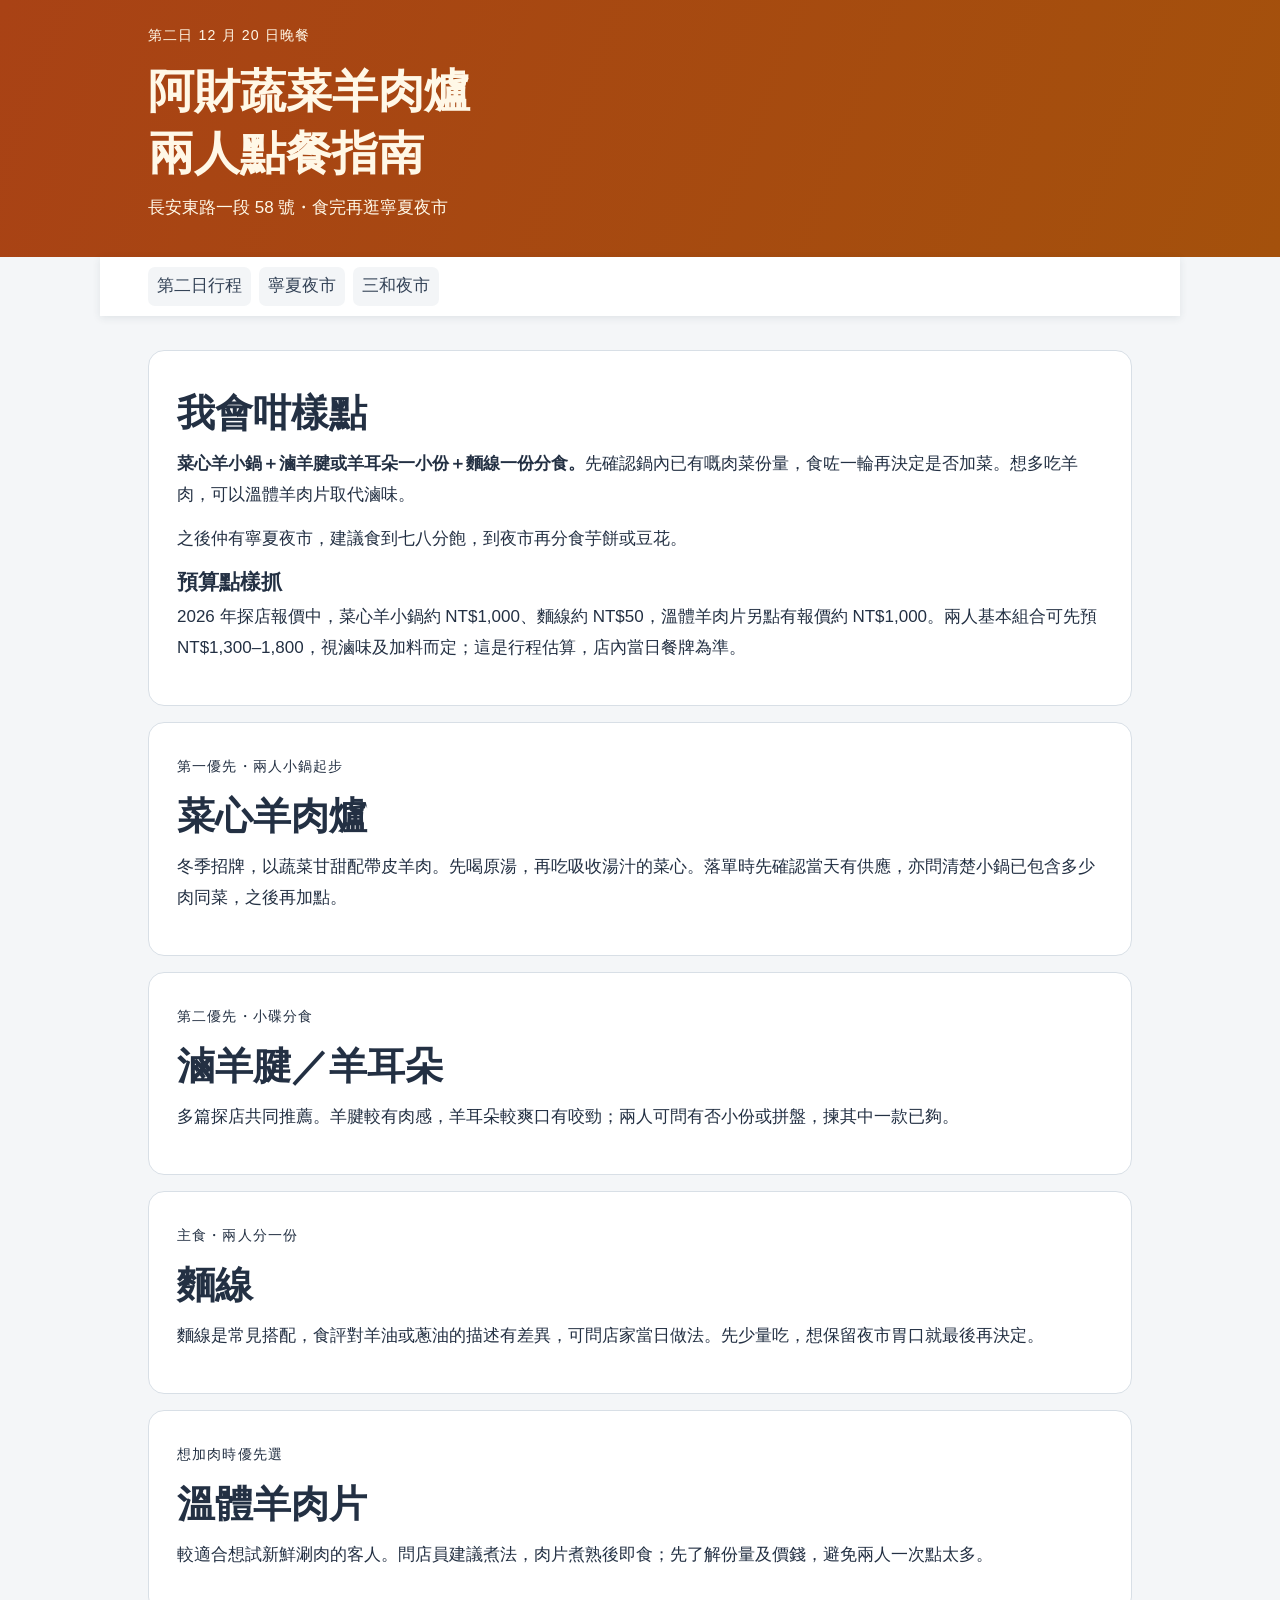
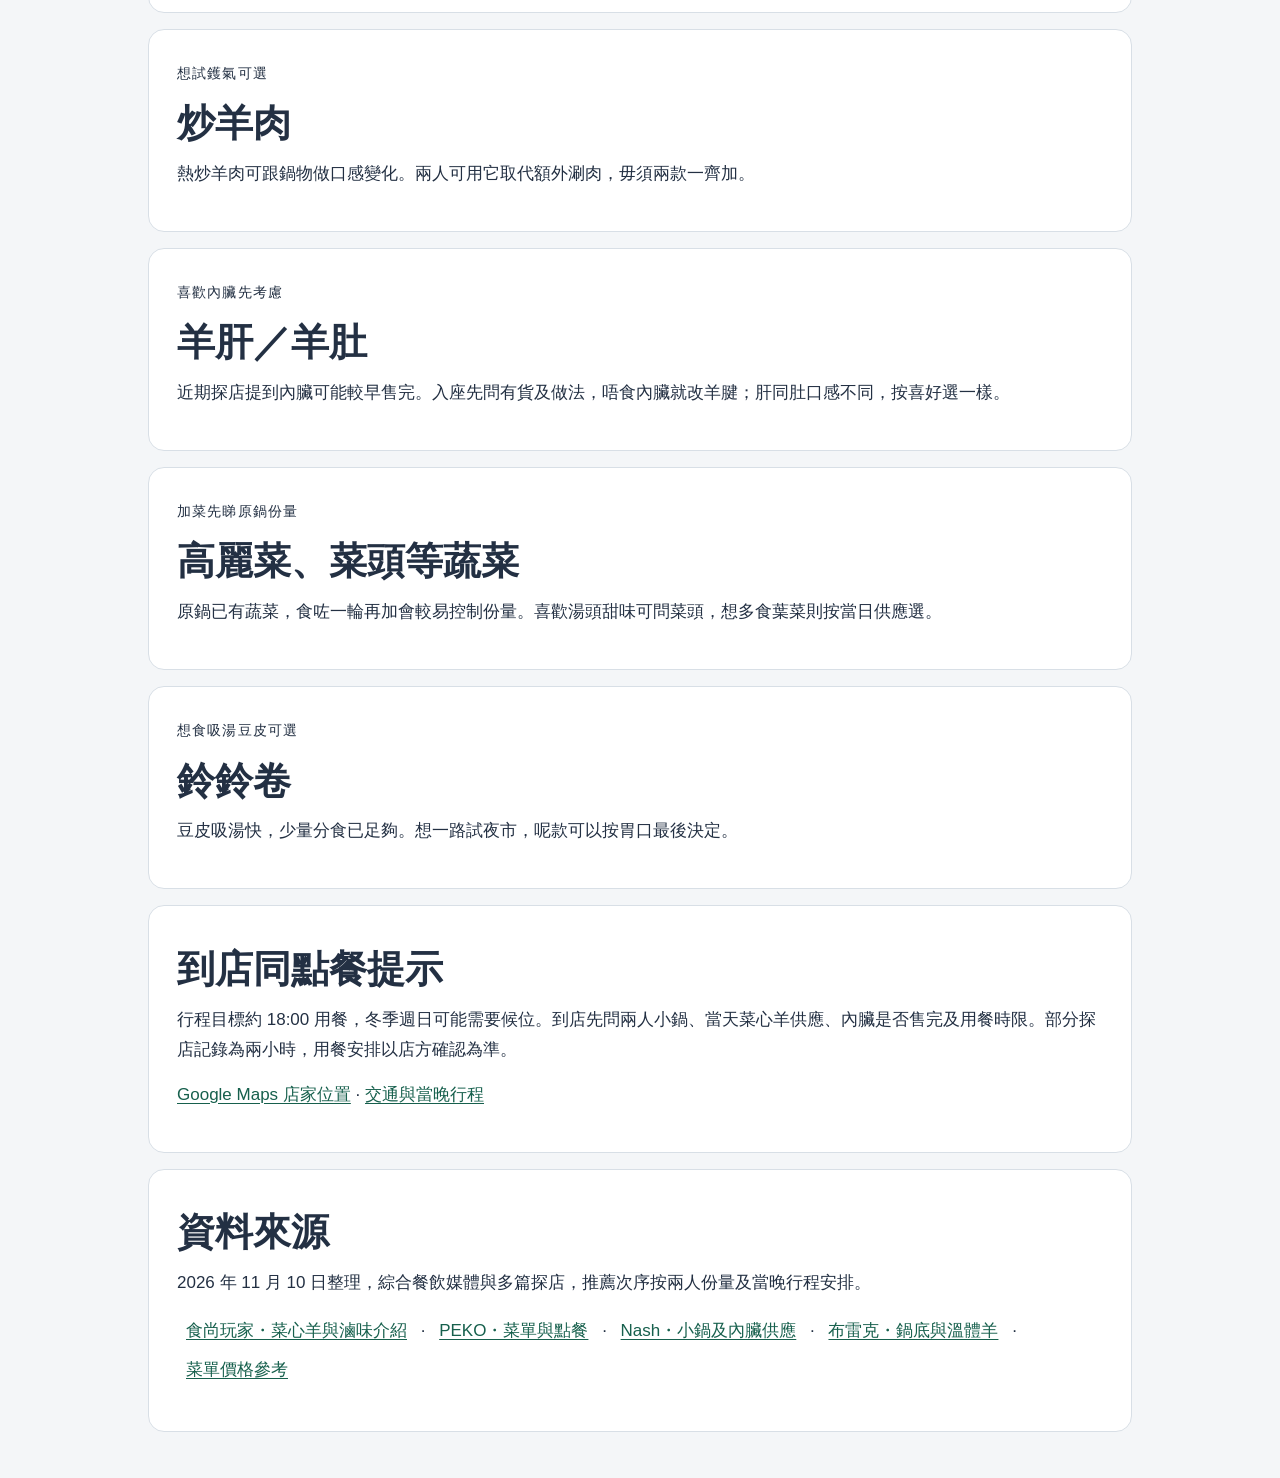
<file: acai.html>
<!doctype html><html lang="zh-Hant"><head><meta charset="utf-8"><meta name="viewport" content="width=device-width, initial-scale=1"><title>寧夏夜市人氣美食指南｜台北五日</title><style>
*{box-sizing:border-box}body{margin:0;background:#faf7ef;color:#233e35;font:17px/1.8 "PingFang TC",sans-serif}header{background:#19473c;color:#fff8e7;border-bottom:6px solid #cb9257}main,.wrap,nav{max-width:1080px;margin:auto;padding:30px clamp(16px,4vw,48px)}h1,h2,h3{line-height:1.35}h1{font-size:clamp(38px,6vw,66px);margin:.2em 0}h2{font-size:clamp(25px,4vw,38px);margin:.25em 0}h3{font-size:21px;margin:.2em 0}p{margin:.35em 0 .8em}nav{display:flex;flex-wrap:wrap;gap:8px;padding-top:12px;padding-bottom:12px}nav a,.maps a,footer a{display:inline-block;padding:4px 9px}a{color:#17604d;text-underline-offset:3px}nav a{background:#e7ede4;border-radius:4px}table{width:100%;border-collapse:collapse;text-align:left;font-size:15px}th,td{padding:10px;border-bottom:1px solid #c9cabb;vertical-align:top}thead{background:#e9e6da}.scroll{overflow:auto}section{margin:48px 0}.route{color:#4c6557}.stop{display:grid;grid-template-columns:155px 1fr;gap:16px;padding:16px 0;border-top:1px solid #c9cabb}.when{font-weight:700;color:#814821}.area{font-size:14px}.maps{font-size:14px}.maps a{padding-left:0}footer{border-top:2px solid #19473c}small{letter-spacing:.08em}@media(max-width:600px){.stop{display:block}.area,.when{display:inline-block;margin-right:8px}td,th{min-width:90px}td:nth-child(2){min-width:180px}}@media print{nav,.maps,footer{display:none}.stop{break-inside:avoid}}
</style><meta name="robots" content="noindex, nofollow"><link rel="stylesheet" href="guide.css"><link rel="stylesheet" href="vendor/leaflet.css"></head><body><header><div class="wrap"><small>第二日 12 月 20 日晚餐</small><h1>阿財蔬菜羊肉爐<br>兩人點餐指南</h1><p>長安東路一段 58 號・食完再逛寧夏夜市</p></div></header><nav><a href="index.html#d2">第二日行程</a><a href="ningxia.html">寧夏夜市</a><a href="sanhe.html">三和夜市</a></nav><main>
<section><h2>我會咁樣點</h2><p><strong>菜心羊小鍋＋滷羊腱或羊耳朵一小份＋麵線一份分食。</strong>先確認鍋內已有嘅肉菜份量，食咗一輪再決定是否加菜。想多吃羊肉，可以溫體羊肉片取代滷味。</p><p>之後仲有寧夏夜市，建議食到七八分飽，到夜市再分食芋餅或豆花。</p><h3>預算點樣抓</h3><p>2026 年探店報價中，菜心羊小鍋約 NT$1,000、麵線約 NT$50，溫體羊肉片另點有報價約 NT$1,000。兩人基本組合可先預 NT$1,300–1,800，視滷味及加料而定；這是行程估算，店內當日餐牌為準。</p></section><section><small>第一優先・兩人小鍋起步</small><h2>菜心羊肉爐</h2><p>冬季招牌，以蔬菜甘甜配帶皮羊肉。先喝原湯，再吃吸收湯汁的菜心。落單時先確認當天有供應，亦問清楚小鍋已包含多少肉同菜，之後再加點。</p></section><section><small>第二優先・小碟分食</small><h2>滷羊腱／羊耳朵</h2><p>多篇探店共同推薦。羊腱較有肉感，羊耳朵較爽口有咬勁；兩人可問有否小份或拼盤，揀其中一款已夠。</p></section><section><small>主食・兩人分一份</small><h2>麵線</h2><p>麵線是常見搭配，食評對羊油或蔥油的描述有差異，可問店家當日做法。先少量吃，想保留夜市胃口就最後再決定。</p></section><section><small>想加肉時優先選</small><h2>溫體羊肉片</h2><p>較適合想試新鮮涮肉的客人。問店員建議煮法，肉片煮熟後即食；先了解份量及價錢，避免兩人一次點太多。</p></section><section><small>想試鑊氣可選</small><h2>炒羊肉</h2><p>熱炒羊肉可跟鍋物做口感變化。兩人可用它取代額外涮肉，毋須兩款一齊加。</p></section><section><small>喜歡內臟先考慮</small><h2>羊肝／羊肚</h2><p>近期探店提到內臟可能較早售完。入座先問有貨及做法，唔食內臟就改羊腱；肝同肚口感不同，按喜好選一樣。</p></section><section><small>加菜先睇原鍋份量</small><h2>高麗菜、菜頭等蔬菜</h2><p>原鍋已有蔬菜，食咗一輪再加會較易控制份量。喜歡湯頭甜味可問菜頭，想多食葉菜則按當日供應選。</p></section><section><small>想食吸湯豆皮可選</small><h2>鈴鈴卷</h2><p>豆皮吸湯快，少量分食已足夠。想一路試夜市，呢款可以按胃口最後決定。</p></section><section><h2>到店同點餐提示</h2><p>行程目標約 18:00 用餐，冬季週日可能需要候位。到店先問兩人小鍋、當天菜心羊供應、內臟是否售完及用餐時限。部分探店記錄為兩小時，用餐安排以店方確認為準。</p><p><a href="https://www.google.com/maps/search/?api=1&amp;query=%E9%98%BF%E8%B2%A1%E8%94%AC%E8%8F%9C%E7%BE%8A%E8%82%89%E7%88%90%20%E9%95%B7%E5%AE%89%E6%9D%B1%E8%B7%AF%E4%B8%80%E6%AE%B558%E8%99%9F">Google Maps 店家位置</a> · <a href="index.html#d2">交通與當晚行程</a></p></section>
<footer><h2>資料來源</h2><p>2026 年 11 月 10 日整理，綜合餐飲媒體與多篇探店，推薦次序按兩人份量及當晚行程安排。</p><p><a href="https://supertaste.tvbs.com.tw/hot/357614">食尚玩家・菜心羊與滷味介紹</a> · <a href="https://pekoblog.tw/a-cai/">PEKO・菜單與點餐</a> · <a href="https://nash.tw/yoshiahcaikkk/">Nash・小鍋及內臟供應</a> · <a href="https://blake.com.tw/blog/post/a-cai-yangrou-2601">布雷克・鍋底與溫體羊</a> · <a href="https://ha-blog.tw/54-267483-20260118/">菜單價格參考</a></p></footer></main></body></html>
</file>
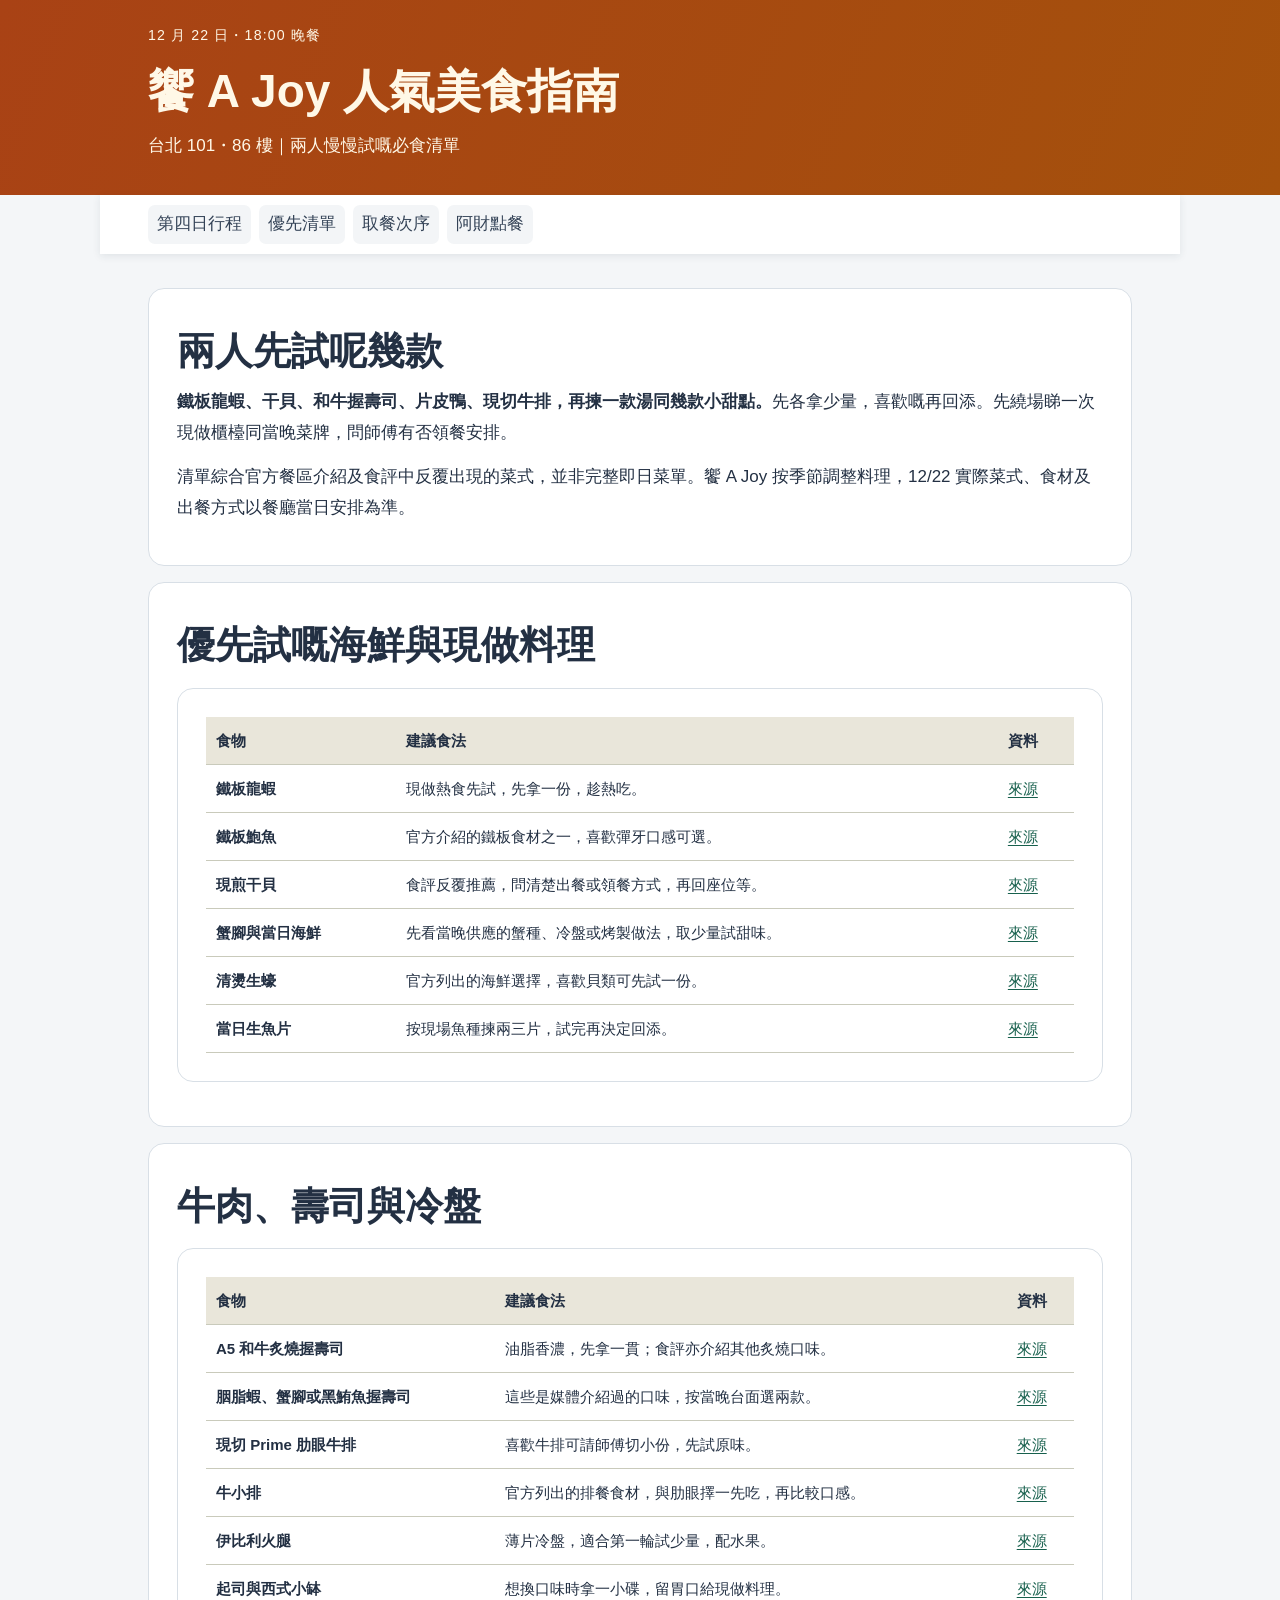
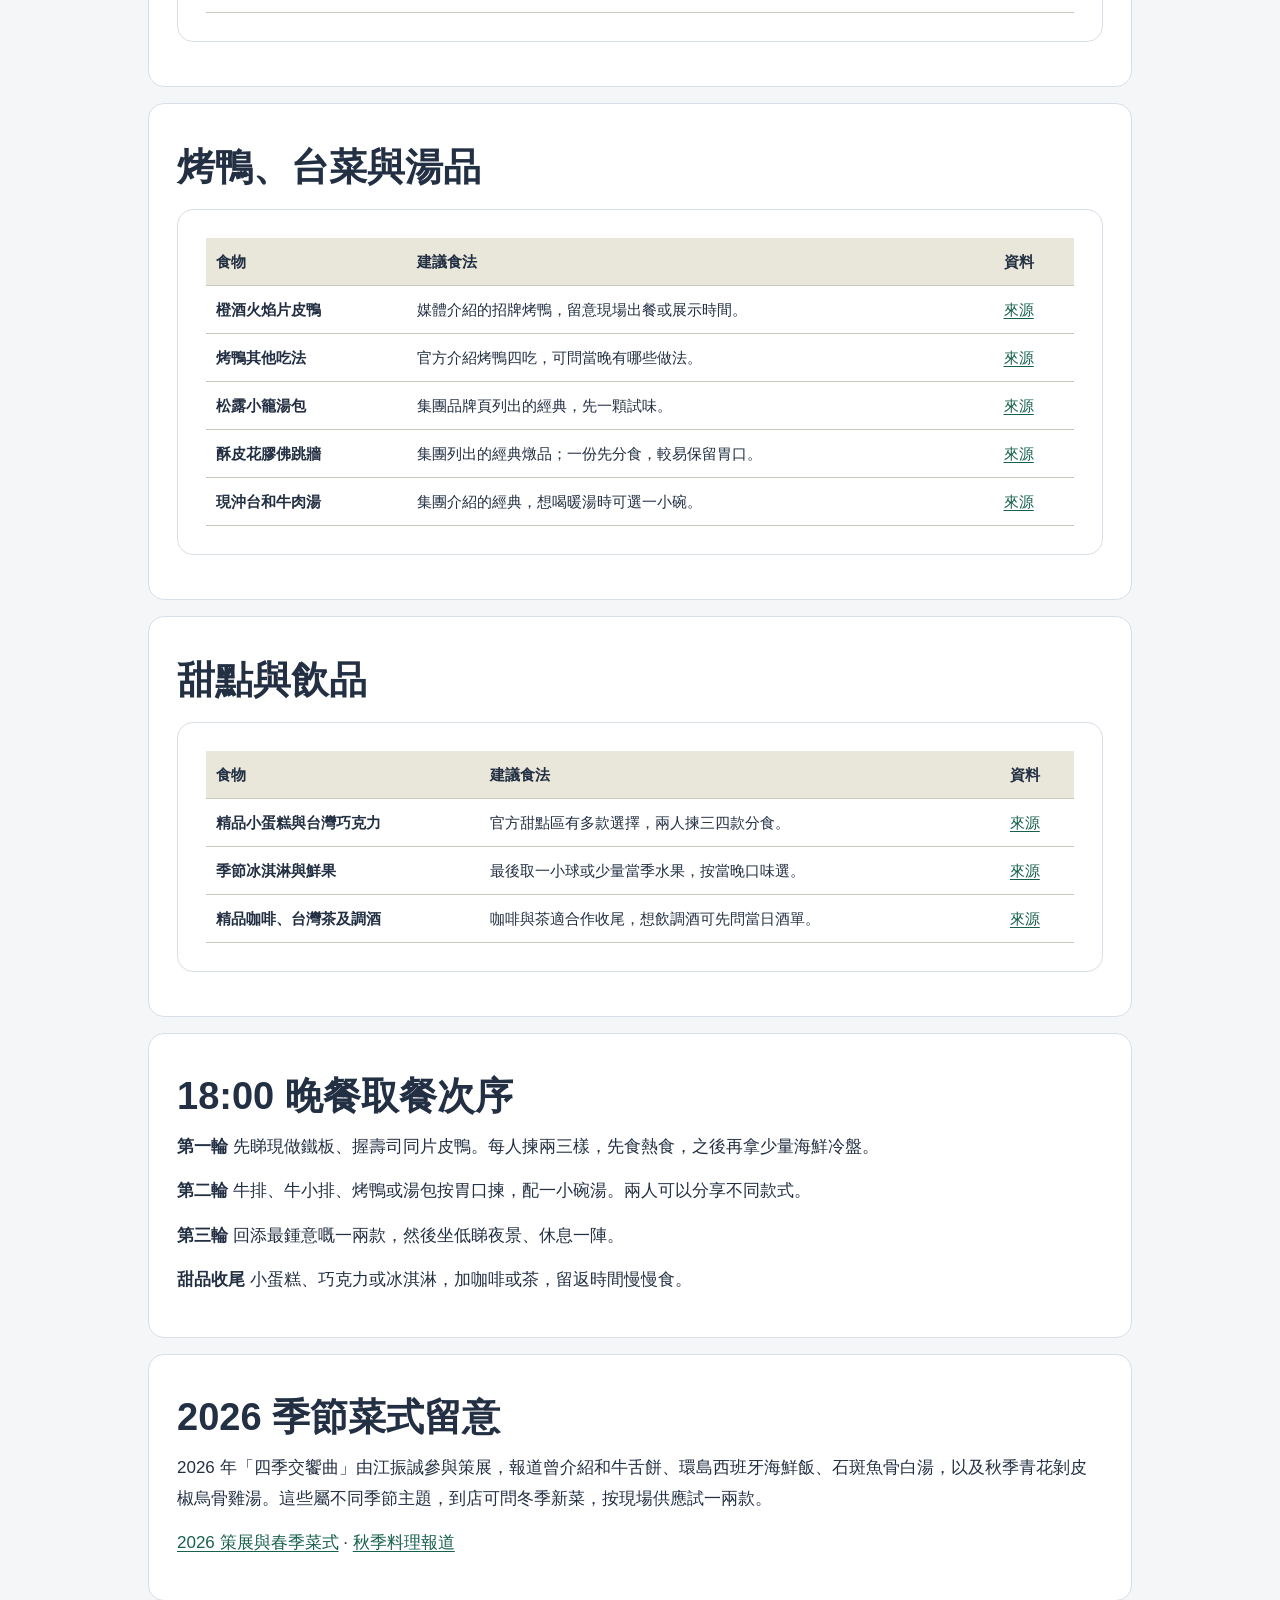
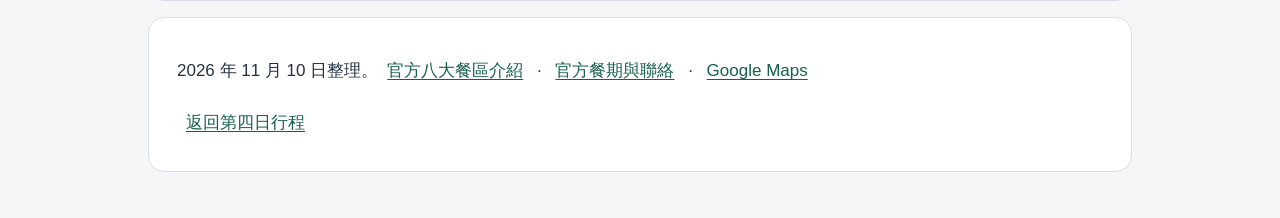
<file: ajoy.html>
<!doctype html><html lang="zh-Hant"><head><meta charset="utf-8"><meta name="viewport" content="width=device-width, initial-scale=1"><title>寧夏夜市人氣美食指南｜台北五日</title><style>
*{box-sizing:border-box}body{margin:0;background:#faf7ef;color:#233e35;font:17px/1.8 "PingFang TC",sans-serif}header{background:#19473c;color:#fff8e7;border-bottom:6px solid #cb9257}main,.wrap,nav{max-width:1080px;margin:auto;padding:30px clamp(16px,4vw,48px)}h1,h2,h3{line-height:1.35}h1{font-size:clamp(38px,6vw,66px);margin:.2em 0}h2{font-size:clamp(25px,4vw,38px);margin:.25em 0}h3{font-size:21px;margin:.2em 0}p{margin:.35em 0 .8em}nav{display:flex;flex-wrap:wrap;gap:8px;padding-top:12px;padding-bottom:12px}nav a,.maps a,footer a{display:inline-block;padding:4px 9px}a{color:#17604d;text-underline-offset:3px}nav a{background:#e7ede4;border-radius:4px}table{width:100%;border-collapse:collapse;text-align:left;font-size:15px}th,td{padding:10px;border-bottom:1px solid #c9cabb;vertical-align:top}thead{background:#e9e6da}.scroll{overflow:auto}section{margin:48px 0}.route{color:#4c6557}.stop{display:grid;grid-template-columns:155px 1fr;gap:16px;padding:16px 0;border-top:1px solid #c9cabb}.when{font-weight:700;color:#814821}.area{font-size:14px}.maps{font-size:14px}.maps a{padding-left:0}footer{border-top:2px solid #19473c}small{letter-spacing:.08em}@media(max-width:600px){.stop{display:block}.area,.when{display:inline-block;margin-right:8px}td,th{min-width:90px}td:nth-child(2){min-width:180px}}@media print{nav,.maps,footer{display:none}.stop{break-inside:avoid}}
</style><meta name="robots" content="noindex, nofollow"><link rel="stylesheet" href="guide.css"><link rel="stylesheet" href="vendor/leaflet.css"></head><body><header><div class="wrap"><small>12 月 22 日・18:00 晚餐</small><h1>饗 A Joy 人氣美食指南</h1><p>台北 101・86 樓｜兩人慢慢試嘅必食清單</p></div></header><nav><a href="index.html#d4">第四日行程</a><a href="#priority">優先清單</a><a href="#order">取餐次序</a><a href="acai.html">阿財點餐</a></nav><main>
<section><h2>兩人先試呢幾款</h2><p><strong>鐵板龍蝦、干貝、和牛握壽司、片皮鴨、現切牛排，再揀一款湯同幾款小甜點。</strong>先各拿少量，喜歡嘅再回添。先繞場睇一次現做櫃檯同當晚菜牌，問師傅有否領餐安排。</p><p>清單綜合官方餐區介紹及食評中反覆出現的菜式，並非完整即日菜單。饗 A Joy 按季節調整料理，12/22 實際菜式、食材及出餐方式以餐廳當日安排為準。</p></section><div id="priority"></div><section><h2>優先試嘅海鮮與現做料理</h2><div class="scroll"><table><thead><tr><th>食物</th><th>建議食法</th><th>資料</th></tr></thead><tbody><tr><th>鐵板龍蝦</th><td>現做熱食先試，先拿一份，趁熱吃。</td><td><a href="https://www.ajoy.com.tw/zh-TW/menu">來源</a></td></tr><tr><th>鐵板鮑魚</th><td>官方介紹的鐵板食材之一，喜歡彈牙口感可選。</td><td><a href="https://www.ajoy.com.tw/zh-TW/menu">來源</a></td></tr><tr><th>現煎干貝</th><td>食評反覆推薦，問清楚出餐或領餐方式，再回座位等。</td><td><a href="https://www.wendyjourney.com/a-joy/">來源</a></td></tr><tr><th>蟹腳與當日海鮮</th><td>先看當晚供應的蟹種、冷盤或烤製做法，取少量試甜味。</td><td><a href="https://www.wendyjourney.com/a-joy/">來源</a></td></tr><tr><th>清燙生蠔</th><td>官方列出的海鮮選擇，喜歡貝類可先試一份。</td><td><a href="https://www.ajoy.com.tw/zh-TW/menu">來源</a></td></tr><tr><th>當日生魚片</th><td>按現場魚種揀兩三片，試完再決定回添。</td><td><a href="https://www.wendyjourney.com/a-joy/">來源</a></td></tr></tbody></table></div></section><section><h2>牛肉、壽司與冷盤</h2><div class="scroll"><table><thead><tr><th>食物</th><th>建議食法</th><th>資料</th></tr></thead><tbody><tr><th>A5 和牛炙燒握壽司</th><td>油脂香濃，先拿一貫；食評亦介紹其他炙燒口味。</td><td><a href="https://www.tatlerasia.com/dining/food/a-joy-taipei-101-zh-hant">來源</a></td></tr><tr><th>胭脂蝦、蟹腳或黑鮪魚握壽司</th><td>這些是媒體介紹過的口味，按當晚台面選兩款。</td><td><a href="https://www.tatlerasia.com/dining/food/a-joy-taipei-101-zh-hant">來源</a></td></tr><tr><th>現切 Prime 肋眼牛排</th><td>喜歡牛排可請師傅切小份，先試原味。</td><td><a href="https://www.wendyjourney.com/a-joy/">來源</a></td></tr><tr><th>牛小排</th><td>官方列出的排餐食材，與肋眼擇一先吃，再比較口感。</td><td><a href="https://www.ajoy.com.tw/zh-TW/menu">來源</a></td></tr><tr><th>伊比利火腿</th><td>薄片冷盤，適合第一輪試少量，配水果。</td><td><a href="https://www.ajoy.com.tw/zh-TW/menu">來源</a></td></tr><tr><th>起司與西式小缽</th><td>想換口味時拿一小碟，留胃口給現做料理。</td><td><a href="https://www.ajoy.com.tw/zh-TW/menu">來源</a></td></tr></tbody></table></div></section><section><h2>烤鴨、台菜與湯品</h2><div class="scroll"><table><thead><tr><th>食物</th><th>建議食法</th><th>資料</th></tr></thead><tbody><tr><th>橙酒火焰片皮鴨</th><td>媒體介紹的招牌烤鴨，留意現場出餐或展示時間。</td><td><a href="https://www.tatlerasia.com/dining/food/a-joy-taipei-101-zh-hant">來源</a></td></tr><tr><th>烤鴨其他吃法</th><td>官方介紹烤鴨四吃，可問當晚有哪些做法。</td><td><a href="https://www.ajoy.com.tw/zh-TW/menu">來源</a></td></tr><tr><th>松露小籠湯包</th><td>集團品牌頁列出的經典，先一顆試味。</td><td><a href="https://www.feastogether.com/zh-TW/brand">來源</a></td></tr><tr><th>酥皮花膠佛跳牆</th><td>集團列出的經典燉品；一份先分食，較易保留胃口。</td><td><a href="https://www.feastogether.com/zh-TW/brand">來源</a></td></tr><tr><th>現沖台和牛肉湯</th><td>集團介紹的經典，想喝暖湯時可選一小碗。</td><td><a href="https://www.feastogether.com/zh-TW/brand">來源</a></td></tr></tbody></table></div></section><section><h2>甜點與飲品</h2><div class="scroll"><table><thead><tr><th>食物</th><th>建議食法</th><th>資料</th></tr></thead><tbody><tr><th>精品小蛋糕與台灣巧克力</th><td>官方甜點區有多款選擇，兩人揀三四款分食。</td><td><a href="https://www.ajoy.com.tw/zh-TW/menu">來源</a></td></tr><tr><th>季節冰淇淋與鮮果</th><td>最後取一小球或少量當季水果，按當晚口味選。</td><td><a href="https://www.ajoy.com.tw/zh-TW/menu">來源</a></td></tr><tr><th>精品咖啡、台灣茶及調酒</th><td>咖啡與茶適合作收尾，想飲調酒可先問當日酒單。</td><td><a href="https://www.ajoy.com.tw/zh-TW/menu">來源</a></td></tr></tbody></table></div></section><section id="order"><h2>18:00 晚餐取餐次序</h2><p><strong>第一輪</strong> 先睇現做鐵板、握壽司同片皮鴨。每人揀兩三樣，先食熱食，之後再拿少量海鮮冷盤。</p><p><strong>第二輪</strong> 牛排、牛小排、烤鴨或湯包按胃口揀，配一小碗湯。兩人可以分享不同款式。</p><p><strong>第三輪</strong> 回添最鍾意嘅一兩款，然後坐低睇夜景、休息一陣。</p><p><strong>甜品收尾</strong> 小蛋糕、巧克力或冰淇淋，加咖啡或茶，留返時間慢慢食。</p></section>
<section><h2>2026 季節菜式留意</h2><p>2026 年「四季交饗曲」由江振誠參與策展，報道曾介紹和牛舌餅、環島西班牙海鮮飯、石斑魚骨白湯，以及秋季青花剝皮椒烏骨雞湯。這些屬不同季節主題，到店可問冬季新菜，按現場供應試一兩款。</p><p><a href="https://www.marieclaire.com.tw/lifestyle/taste/91962">2026 策展與春季菜式</a> · <a href="https://www.mirrormedia.mg/story/amp/20260921food002">秋季料理報道</a></p></section>
<footer><p>2026 年 11 月 10 日整理。<a href="https://www.ajoy.com.tw/zh-TW/menu">官方八大餐區介紹</a> · <a href="https://www.ajoy.com.tw/zh-TW/contact-us">官方餐期與聯絡</a> · <a href="https://www.google.com/maps/search/?api=1&amp;query=饗AJoy台北101">Google Maps</a></p><a href="index.html#d4">返回第四日行程</a></footer></main></body></html>
</file>
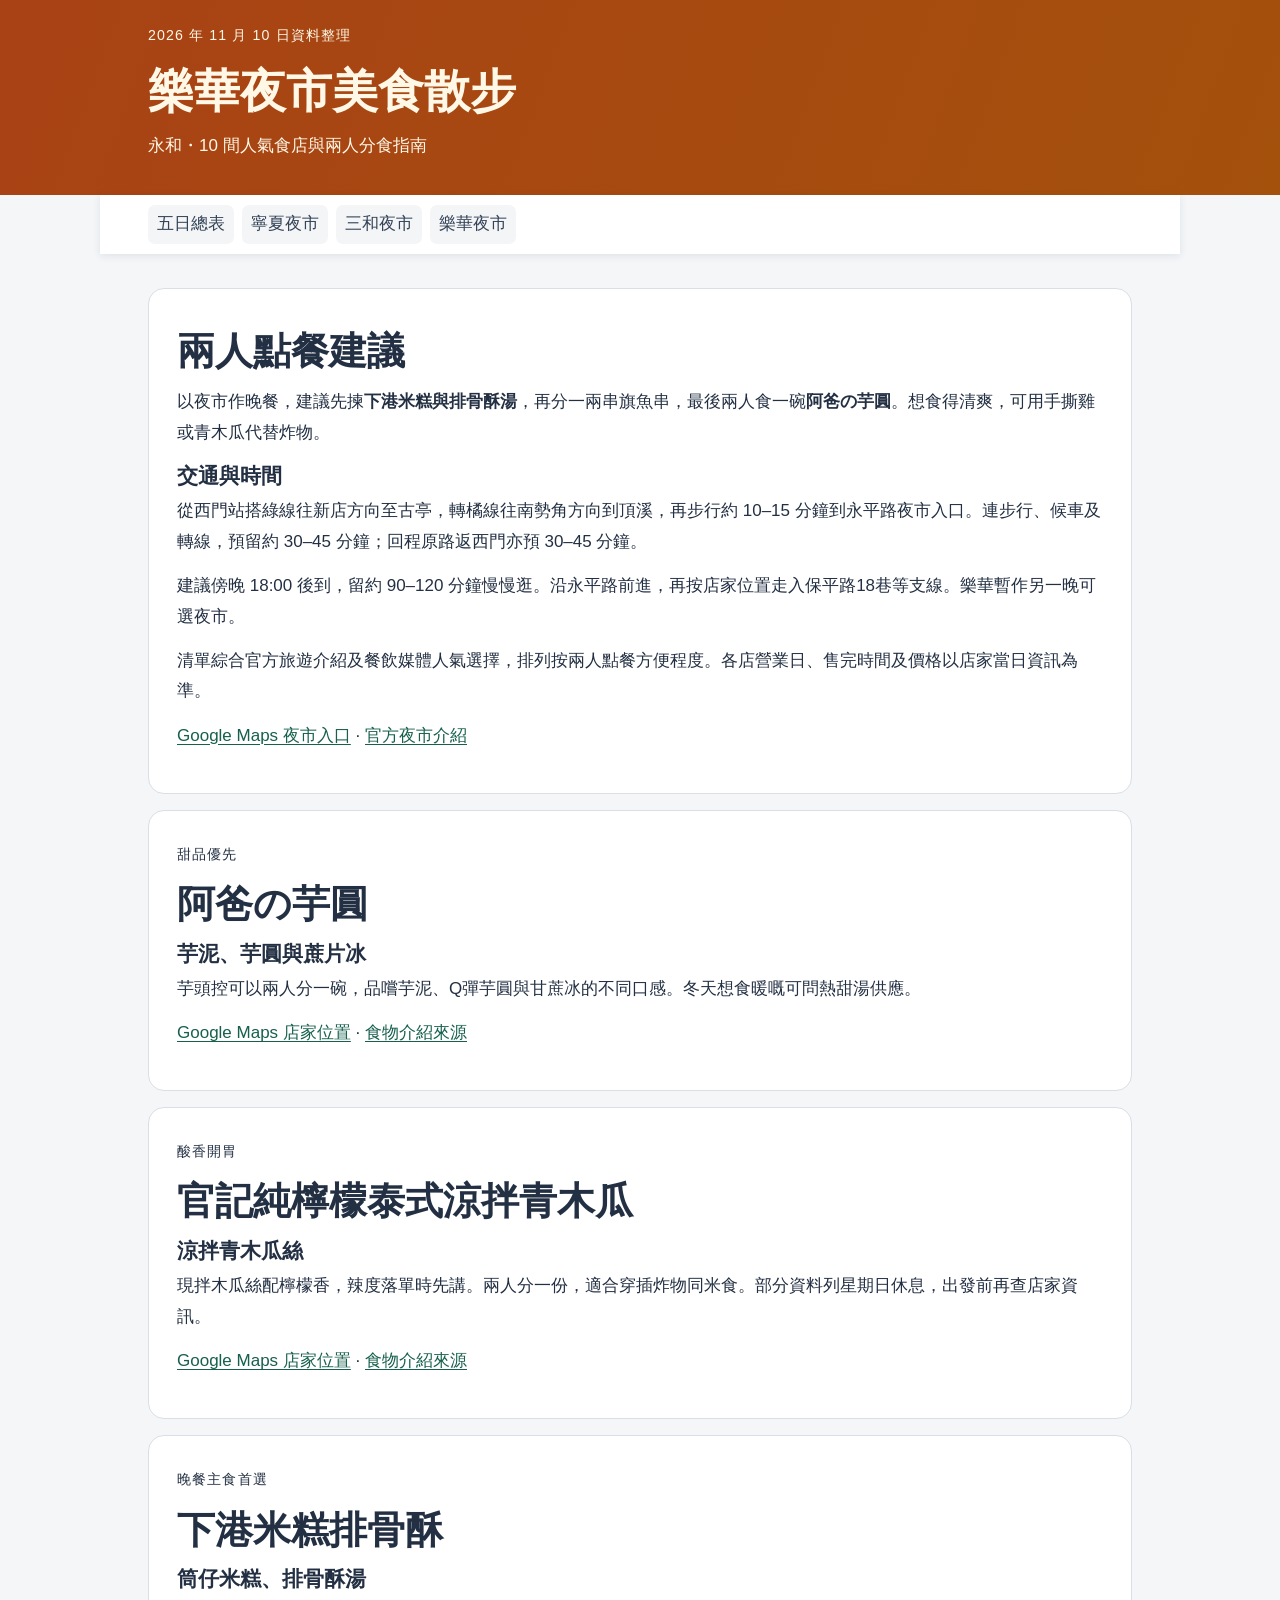
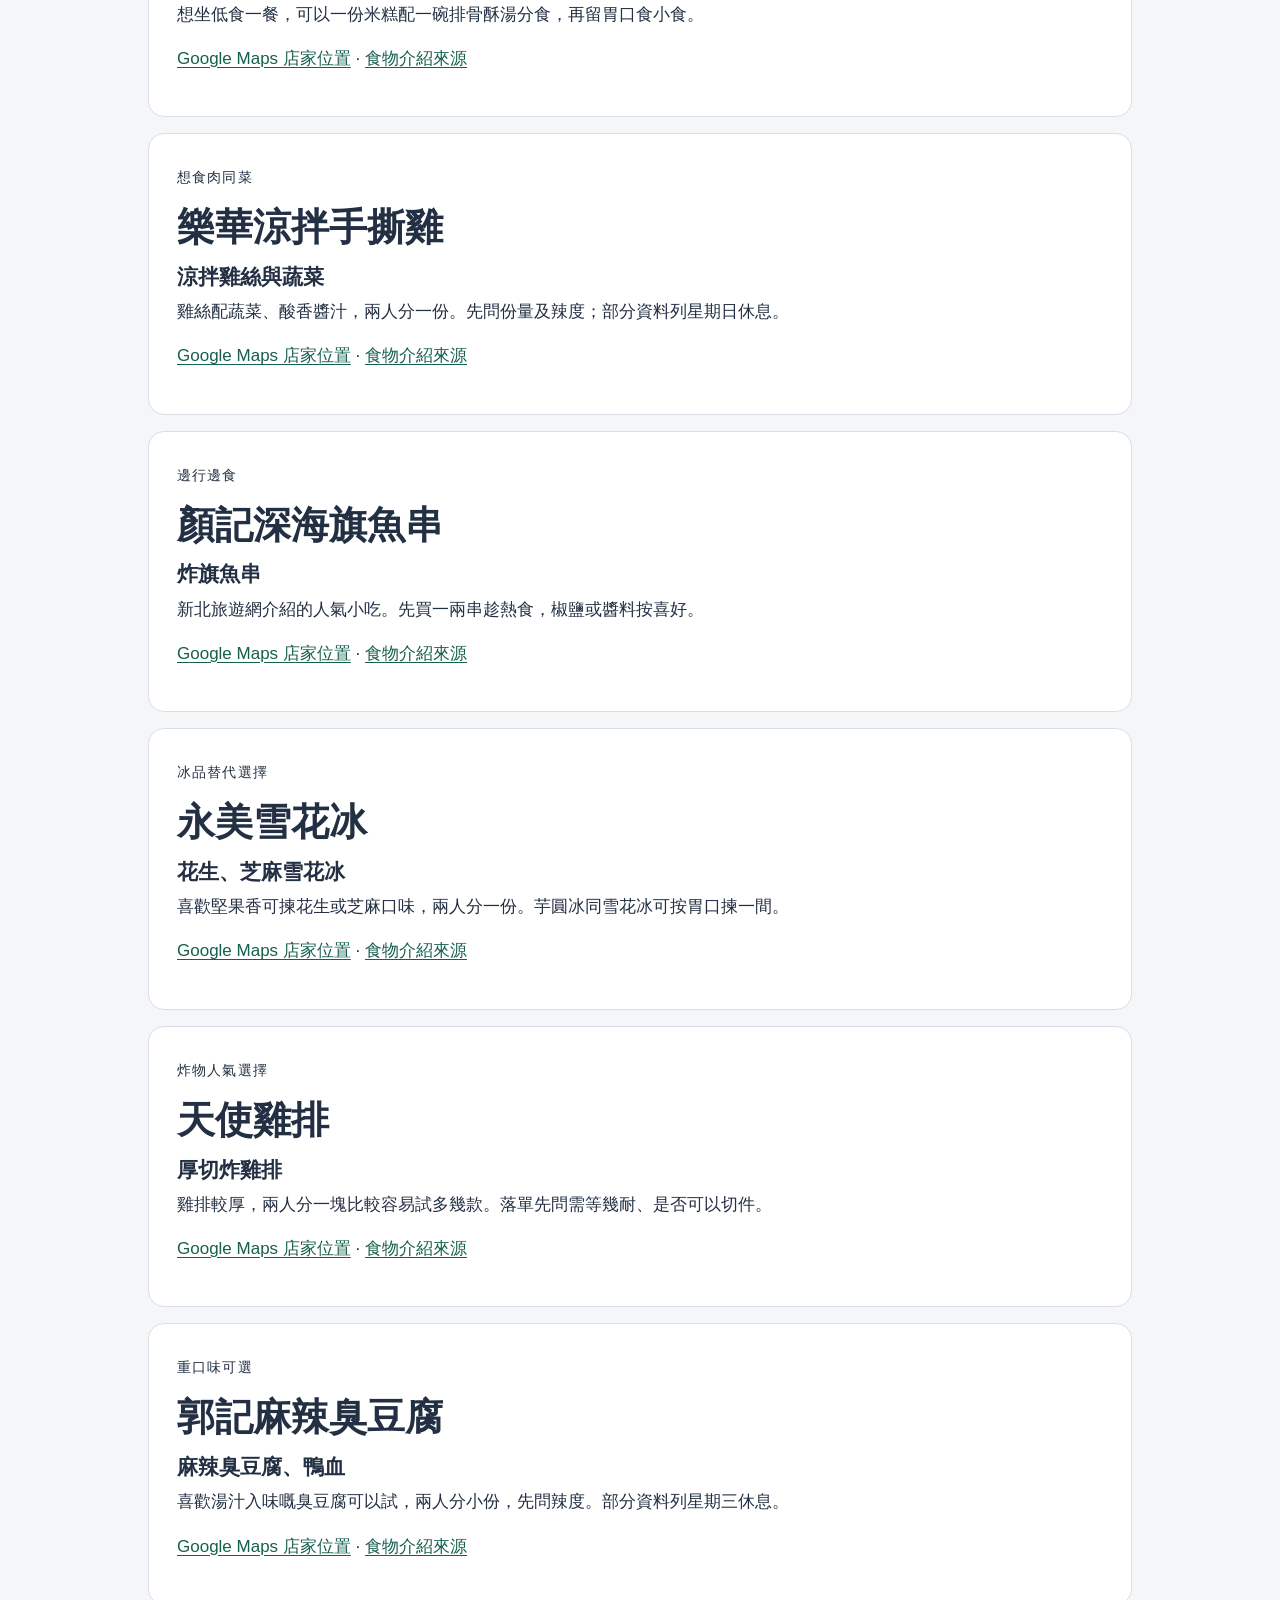
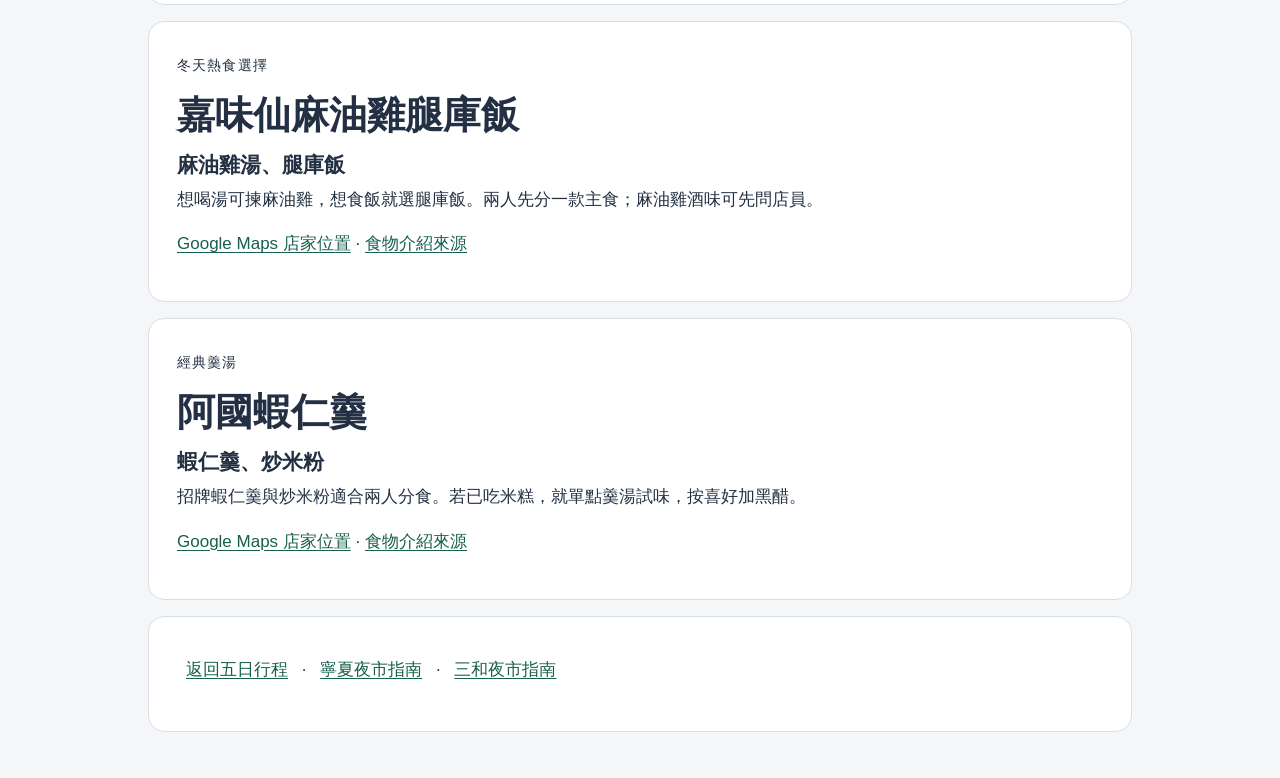
<file: lehua.html>
<!doctype html><html lang="zh-Hant"><head><meta charset="utf-8"><meta name="viewport" content="width=device-width, initial-scale=1"><title>樂華夜市人氣美食指南｜台北五日</title><style>
*{box-sizing:border-box}body{margin:0;background:#faf7ef;color:#233e35;font:17px/1.8 "PingFang TC",sans-serif}header{background:#19473c;color:#fff8e7;border-bottom:6px solid #cb9257}main,.wrap,nav{max-width:1080px;margin:auto;padding:30px clamp(16px,4vw,48px)}h1,h2,h3{line-height:1.35}h1{font-size:clamp(38px,6vw,66px);margin:.2em 0}h2{font-size:clamp(25px,4vw,38px);margin:.25em 0}h3{font-size:21px;margin:.2em 0}p{margin:.35em 0 .8em}nav{display:flex;flex-wrap:wrap;gap:8px;padding-top:12px;padding-bottom:12px}nav a,.maps a,footer a{display:inline-block;padding:4px 9px}a{color:#17604d;text-underline-offset:3px}nav a{background:#e7ede4;border-radius:4px}table{width:100%;border-collapse:collapse;text-align:left;font-size:15px}th,td{padding:10px;border-bottom:1px solid #c9cabb;vertical-align:top}thead{background:#e9e6da}.scroll{overflow:auto}section{margin:48px 0}.route{color:#4c6557}.stop{display:grid;grid-template-columns:155px 1fr;gap:16px;padding:16px 0;border-top:1px solid #c9cabb}.when{font-weight:700;color:#814821}.area{font-size:14px}.maps{font-size:14px}.maps a{padding-left:0}footer{border-top:2px solid #19473c}small{letter-spacing:.08em}@media(max-width:600px){.stop{display:block}.area,.when{display:inline-block;margin-right:8px}td,th{min-width:90px}td:nth-child(2){min-width:180px}}@media print{nav,.maps,footer{display:none}.stop{break-inside:avoid}}
</style><meta name="robots" content="noindex, nofollow"><link rel="stylesheet" href="guide.css"><link rel="stylesheet" href="vendor/leaflet.css"></head><body><header><div class="wrap"><small>2026 年 11 月 10 日資料整理</small><h1>樂華夜市美食散步</h1><p>永和・10 間人氣食店與兩人分食指南</p></div></header><nav><a href="index.html#overview">五日總表</a><a href="ningxia.html">寧夏夜市</a><a href="sanhe.html">三和夜市</a><a href="lehua.html">樂華夜市</a></nav><main>
<section><h2>兩人點餐建議</h2><p>以夜市作晚餐，建議先揀<strong>下港米糕與排骨酥湯</strong>，再分一兩串旗魚串，最後兩人食一碗<strong>阿爸の芋圓</strong>。想食得清爽，可用手撕雞或青木瓜代替炸物。</p><h3>交通與時間</h3><p>從西門站搭綠線往新店方向至古亭，轉橘線往南勢角方向到頂溪，再步行約 10–15 分鐘到永平路夜市入口。連步行、候車及轉線，預留約 30–45 分鐘；回程原路返西門亦預 30–45 分鐘。</p><p>建議傍晚 18:00 後到，留約 90–120 分鐘慢慢逛。沿永平路前進，再按店家位置走入保平路18巷等支線。樂華暫作另一晚可選夜市。</p><p>清單綜合官方旅遊介紹及餐飲媒體人氣選擇，排列按兩人點餐方便程度。各店營業日、售完時間及價格以店家當日資訊為準。</p><p><a href="https://www.google.com/maps/search/?api=1&amp;query=樂華夜市永平路">Google Maps 夜市入口</a> · <a href="https://newtaipei.travel/zh-tw/Attractions/Detail/107161">官方夜市介紹</a></p></section><section><small>甜品優先</small><h2>阿爸の芋圓</h2><h3>芋泥、芋圓與蔗片冰</h3><p>芋頭控可以兩人分一碗，品嚐芋泥、Q彈芋圓與甘蔗冰的不同口感。冬天想食暖嘅可問熱甜湯供應。</p><p><a href="https://www.google.com/maps/search/?api=1&amp;query=%E9%98%BF%E7%88%B8%E3%81%AE%E8%8A%8B%E5%9C%93%20%E6%A8%82%E8%8F%AF%E5%A4%9C%E5%B8%82">Google Maps 店家位置</a> · <a href="https://newtaipei.travel/zh-tw/regional/sightseeing/2">食物介紹來源</a></p></section><section><small>酸香開胃</small><h2>官記純檸檬泰式涼拌青木瓜</h2><h3>涼拌青木瓜絲</h3><p>現拌木瓜絲配檸檬香，辣度落單時先講。兩人分一份，適合穿插炸物同米食。部分資料列星期日休息，出發前再查店家資訊。</p><p><a href="https://www.google.com/maps/search/?api=1&amp;query=%E5%AE%98%E8%A8%98%E7%B4%94%E6%AA%B8%E6%AA%AC%E6%B3%B0%E5%BC%8F%E6%B6%BC%E6%8B%8C%E9%9D%92%E6%9C%A8%E7%93%9C%20%E6%A8%82%E8%8F%AF%E5%A4%9C%E5%B8%82">Google Maps 店家位置</a> · <a href="https://newtaipei.travel/zh-tw/diary/detail/1933">食物介紹來源</a></p></section><section><small>晚餐主食首選</small><h2>下港米糕排骨酥</h2><h3>筒仔米糕、排骨酥湯</h3><p>想坐低食一餐，可以一份米糕配一碗排骨酥湯分食，再留胃口食小食。</p><p><a href="https://www.google.com/maps/search/?api=1&amp;query=%E4%B8%8B%E6%B8%AF%E7%B1%B3%E7%B3%95%E6%8E%92%E9%AA%A8%E9%85%A5%20%E6%A8%82%E8%8F%AF%E5%A4%9C%E5%B8%82">Google Maps 店家位置</a> · <a href="https://supertaste.tvbs.com.tw/food/358024">食物介紹來源</a></p></section><section><small>想食肉同菜</small><h2>樂華涼拌手撕雞</h2><h3>涼拌雞絲與蔬菜</h3><p>雞絲配蔬菜、酸香醬汁，兩人分一份。先問份量及辣度；部分資料列星期日休息。</p><p><a href="https://www.google.com/maps/search/?api=1&amp;query=%E6%A8%82%E8%8F%AF%E6%B6%BC%E6%8B%8C%E6%89%8B%E6%92%95%E9%9B%9E%20%E6%A8%82%E8%8F%AF%E5%A4%9C%E5%B8%82">Google Maps 店家位置</a> · <a href="https://supertaste.tvbs.com.tw/food/358024">食物介紹來源</a></p></section><section><small>邊行邊食</small><h2>顏記深海旗魚串</h2><h3>炸旗魚串</h3><p>新北旅遊網介紹的人氣小吃。先買一兩串趁熱食，椒鹽或醬料按喜好。</p><p><a href="https://www.google.com/maps/search/?api=1&amp;query=%E9%A1%8F%E8%A8%98%E6%B7%B1%E6%B5%B7%E6%97%97%E9%AD%9A%E4%B8%B2%20%E6%A8%82%E8%8F%AF%E5%A4%9C%E5%B8%82">Google Maps 店家位置</a> · <a href="https://newtaipei.travel/zh-tw/regional/sightseeing/2">食物介紹來源</a></p></section><section><small>冰品替代選擇</small><h2>永美雪花冰</h2><h3>花生、芝麻雪花冰</h3><p>喜歡堅果香可揀花生或芝麻口味，兩人分一份。芋圓冰同雪花冰可按胃口揀一間。</p><p><a href="https://www.google.com/maps/search/?api=1&amp;query=%E6%B0%B8%E7%BE%8E%E9%9B%AA%E8%8A%B1%E5%86%B0%20%E6%A8%82%E8%8F%AF%E5%A4%9C%E5%B8%82">Google Maps 店家位置</a> · <a href="https://newtaipei.travel/zh-tw/regional/sightseeing/2">食物介紹來源</a></p></section><section><small>炸物人氣選擇</small><h2>天使雞排</h2><h3>厚切炸雞排</h3><p>雞排較厚，兩人分一塊比較容易試多幾款。落單先問需等幾耐、是否可以切件。</p><p><a href="https://www.google.com/maps/search/?api=1&amp;query=%E5%A4%A9%E4%BD%BF%E9%9B%9E%E6%8E%92%20%E6%A8%82%E8%8F%AF%E5%A4%9C%E5%B8%82">Google Maps 店家位置</a> · <a href="https://newtaipei.travel/zh-tw/regional/sightseeing/2">食物介紹來源</a></p></section><section><small>重口味可選</small><h2>郭記麻辣臭豆腐</h2><h3>麻辣臭豆腐、鴨血</h3><p>喜歡湯汁入味嘅臭豆腐可以試，兩人分小份，先問辣度。部分資料列星期三休息。</p><p><a href="https://www.google.com/maps/search/?api=1&amp;query=%E9%83%AD%E8%A8%98%E9%BA%BB%E8%BE%A3%E8%87%AD%E8%B1%86%E8%85%90%20%E6%A8%82%E8%8F%AF%E5%A4%9C%E5%B8%82">Google Maps 店家位置</a> · <a href="https://atsunny.tw/lehua-night-market-guide/">食物介紹來源</a></p></section><section><small>冬天熱食選擇</small><h2>嘉味仙麻油雞腿庫飯</h2><h3>麻油雞湯、腿庫飯</h3><p>想喝湯可揀麻油雞，想食飯就選腿庫飯。兩人先分一款主食；麻油雞酒味可先問店員。</p><p><a href="https://www.google.com/maps/search/?api=1&amp;query=%E5%98%89%E5%91%B3%E4%BB%99%E9%BA%BB%E6%B2%B9%E9%9B%9E%E8%85%BF%E5%BA%AB%E9%A3%AF%20%E6%A8%82%E8%8F%AF%E5%A4%9C%E5%B8%82">Google Maps 店家位置</a> · <a href="https://www.kkday.com/zh-tw/blog/149673/asia-taiwan-taipei-lehua-night-market">食物介紹來源</a></p></section><section><small>經典羹湯</small><h2>阿國蝦仁羹</h2><h3>蝦仁羹、炒米粉</h3><p>招牌蝦仁羹與炒米粉適合兩人分食。若已吃米糕，就單點羹湯試味，按喜好加黑醋。</p><p><a href="https://www.google.com/maps/search/?api=1&amp;query=%E9%98%BF%E5%9C%8B%E8%9D%A6%E4%BB%81%E7%BE%B9%20%E6%A8%82%E8%8F%AF%E5%A4%9C%E5%B8%82">Google Maps 店家位置</a> · <a href="https://supertaste.tvbs.com.tw/food/358024">食物介紹來源</a></p></section><footer><p><a href="index.html#overview">返回五日行程</a> · <a href="ningxia.html">寧夏夜市指南</a> · <a href="sanhe.html">三和夜市指南</a></p></footer></main></body></html>
</file>
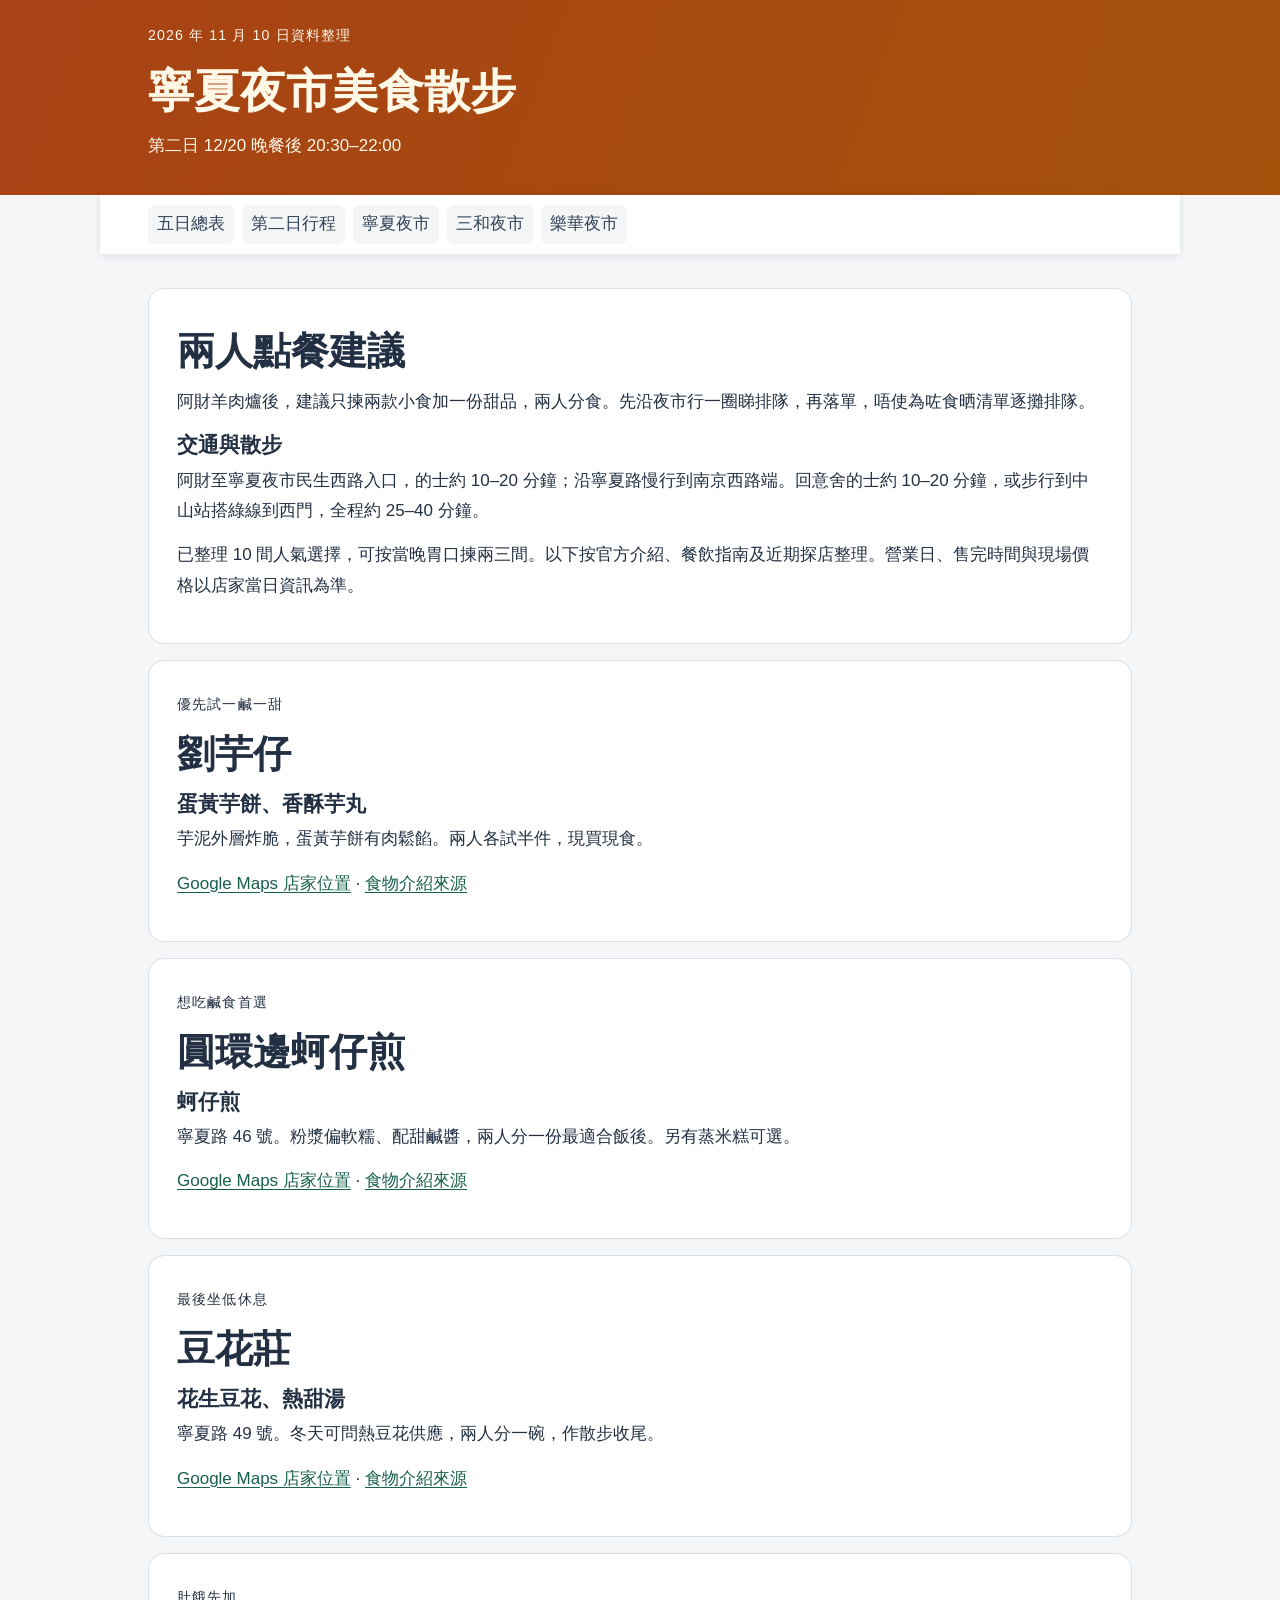
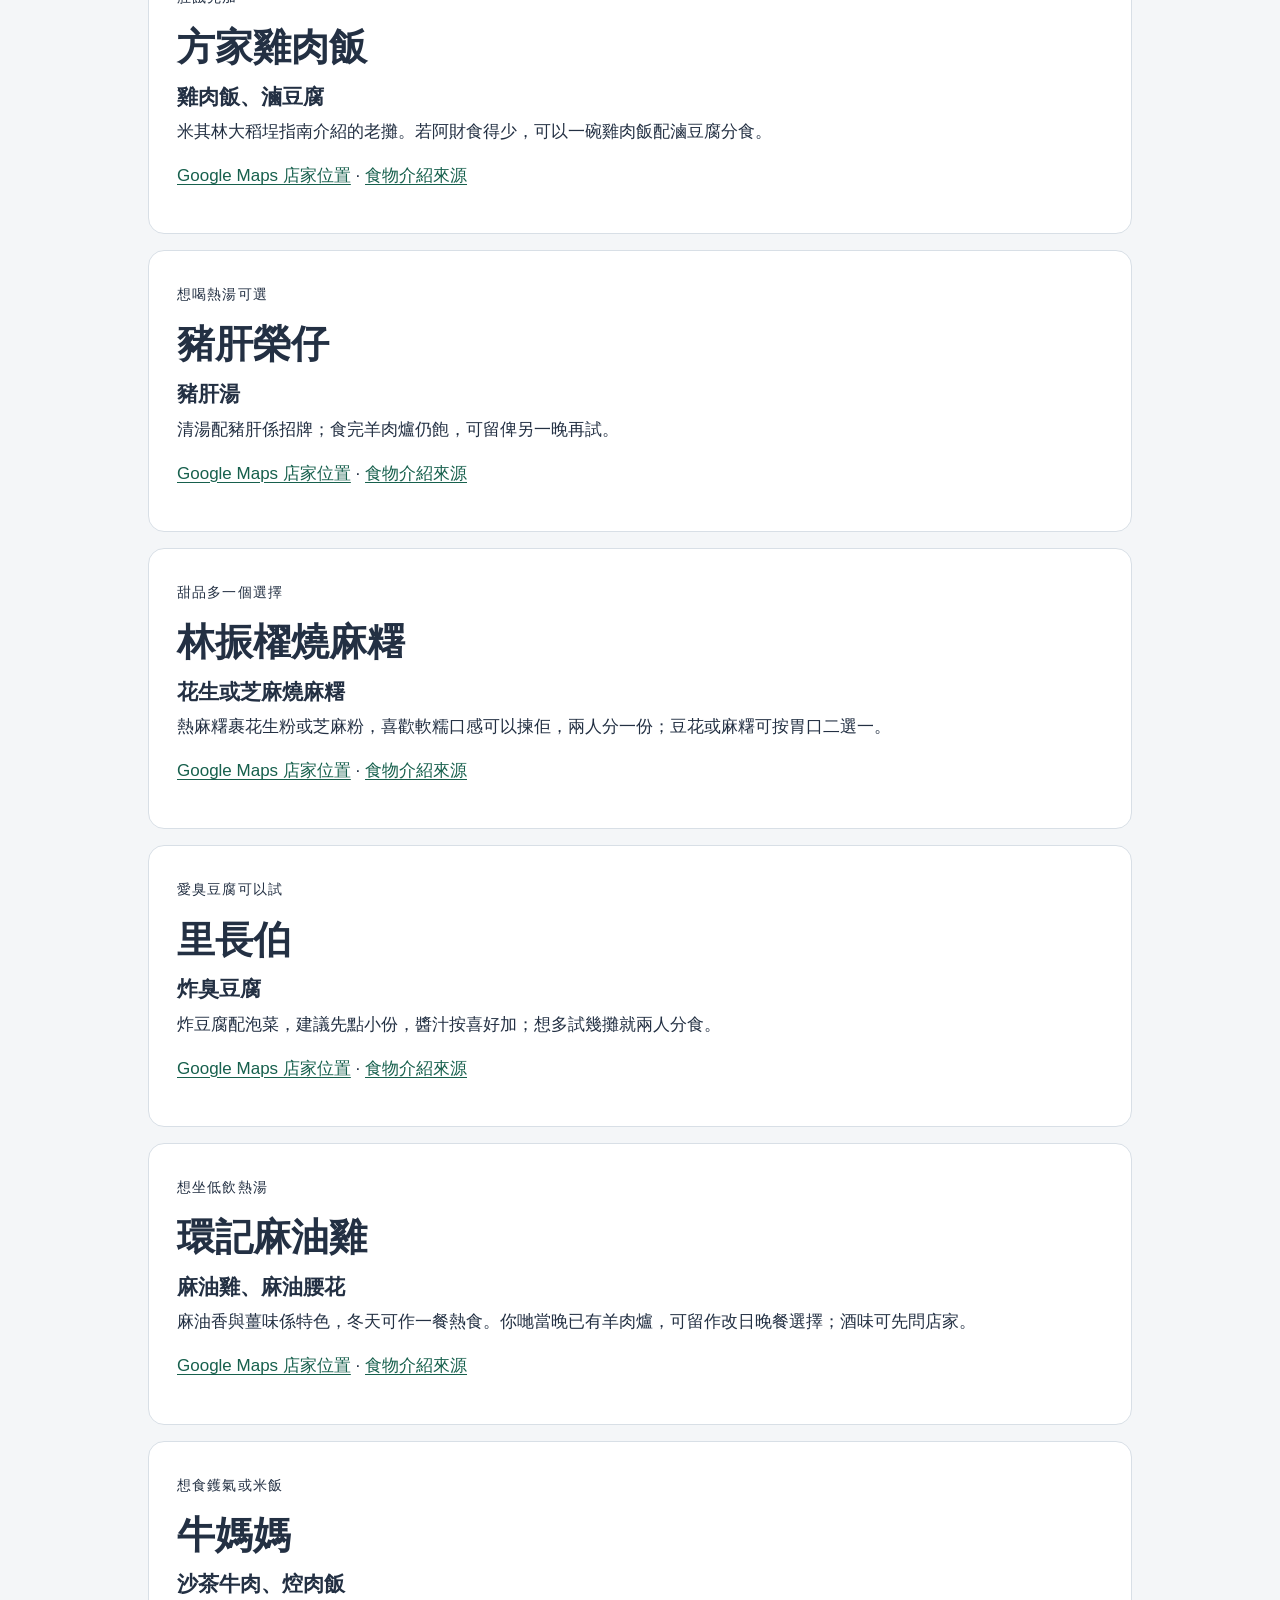
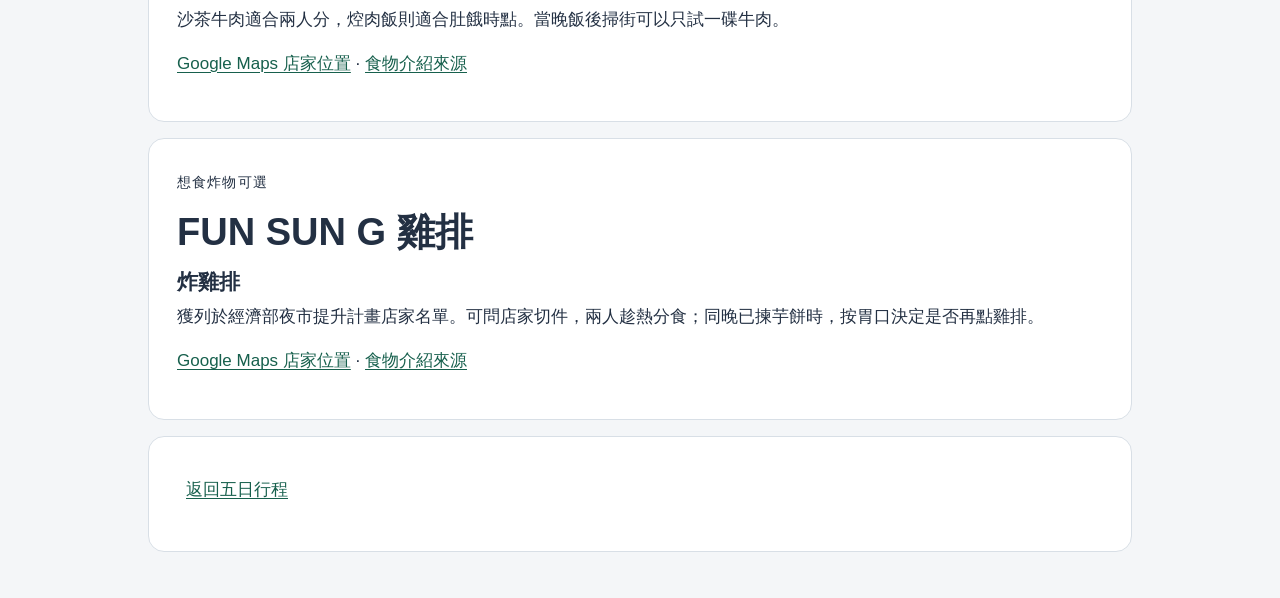
<file: ningxia.html>
<!doctype html><html lang="zh-Hant"><head><meta charset="utf-8"><meta name="viewport" content="width=device-width, initial-scale=1"><title>寧夏夜市人氣美食指南｜台北五日</title><style>
*{box-sizing:border-box}body{margin:0;background:#faf7ef;color:#233e35;font:17px/1.8 "PingFang TC",sans-serif}header{background:#19473c;color:#fff8e7;border-bottom:6px solid #cb9257}main,.wrap,nav{max-width:1080px;margin:auto;padding:30px clamp(16px,4vw,48px)}h1,h2,h3{line-height:1.35}h1{font-size:clamp(38px,6vw,66px);margin:.2em 0}h2{font-size:clamp(25px,4vw,38px);margin:.25em 0}h3{font-size:21px;margin:.2em 0}p{margin:.35em 0 .8em}nav{display:flex;flex-wrap:wrap;gap:8px;padding-top:12px;padding-bottom:12px}nav a,.maps a,footer a{display:inline-block;padding:4px 9px}a{color:#17604d;text-underline-offset:3px}nav a{background:#e7ede4;border-radius:4px}table{width:100%;border-collapse:collapse;text-align:left;font-size:15px}th,td{padding:10px;border-bottom:1px solid #c9cabb;vertical-align:top}thead{background:#e9e6da}.scroll{overflow:auto}section{margin:48px 0}.route{color:#4c6557}.stop{display:grid;grid-template-columns:155px 1fr;gap:16px;padding:16px 0;border-top:1px solid #c9cabb}.when{font-weight:700;color:#814821}.area{font-size:14px}.maps{font-size:14px}.maps a{padding-left:0}footer{border-top:2px solid #19473c}small{letter-spacing:.08em}@media(max-width:600px){.stop{display:block}.area,.when{display:inline-block;margin-right:8px}td,th{min-width:90px}td:nth-child(2){min-width:180px}}@media print{nav,.maps,footer{display:none}.stop{break-inside:avoid}}
</style><meta name="robots" content="noindex, nofollow"><link rel="stylesheet" href="guide.css"><link rel="stylesheet" href="vendor/leaflet.css"></head><body><header><div class="wrap"><small>2026 年 11 月 10 日資料整理</small><h1>寧夏夜市美食散步</h1><p>第二日 12/20 晚餐後 20:30–22:00</p></div></header><nav><a href="index.html#overview">五日總表</a><a href="index.html#d2">第二日行程</a><a href="ningxia.html">寧夏夜市</a><a href="sanhe.html">三和夜市</a><a href="lehua.html">樂華夜市</a></nav><main><section><h2>兩人點餐建議</h2><p>阿財羊肉爐後，建議只揀兩款小食加一份甜品，兩人分食。先沿夜市行一圈睇排隊，再落單，唔使為咗食晒清單逐攤排隊。</p><h3>交通與散步</h3><p>阿財至寧夏夜市民生西路入口，的士約 10–20 分鐘；沿寧夏路慢行到南京西路端。回意舍的士約 10–20 分鐘，或步行到中山站搭綠線到西門，全程約 25–40 分鐘。</p><p>已整理 10 間人氣選擇，可按當晚胃口揀兩三間。以下按官方介紹、餐飲指南及近期探店整理。營業日、售完時間與現場價格以店家當日資訊為準。</p></section><section><small>優先試一鹹一甜</small><h2>劉芋仔</h2><h3>蛋黃芋餅、香酥芋丸</h3><p>芋泥外層炸脆，蛋黃芋餅有肉鬆餡。兩人各試半件，現買現食。</p><p><a href="https://www.google.com/maps/search/?api=1&amp;query=%E5%AF%A7%E5%A4%8F%E5%A4%9C%E5%B8%82%20%E5%8A%89%E8%8A%8B%E4%BB%94">Google Maps 店家位置</a> · <a href="https://www.tcma.gov.taipei/News_Content.aspx?n=0EF13537DA4433F4&amp;s=01B057DA3DBF8325&amp;sms=CD584D86615E937D">食物介紹來源</a></p></section><section><small>想吃鹹食首選</small><h2>圓環邊蚵仔煎</h2><h3>蚵仔煎</h3><p>寧夏路 46 號。粉漿偏軟糯、配甜鹹醬，兩人分一份最適合飯後。另有蒸米糕可選。</p><p><a href="https://www.google.com/maps/search/?api=1&amp;query=%E5%9C%93%E7%92%B0%E9%82%8A%E8%9A%B5%E4%BB%94%E7%85%8E%20%E5%AF%A7%E5%A4%8F%E8%B7%AF46%E8%99%9F">Google Maps 店家位置</a> · <a href="https://guide.michelin.com/tw/zh_TW/taipei-region/taipei/restaurant/yuan-huan-pien-oyster-egg-omelette">食物介紹來源</a></p></section><section><small>最後坐低休息</small><h2>豆花莊</h2><h3>花生豆花、熱甜湯</h3><p>寧夏路 49 號。冬天可問熱豆花供應，兩人分一碗，作散步收尾。</p><p><a href="https://www.google.com/maps/search/?api=1&amp;query=%E8%B1%86%E8%8A%B1%E8%8E%8A%20%E5%AF%A7%E5%A4%8F%E8%B7%AF49%E8%99%9F">Google Maps 店家位置</a> · <a href="https://news.ustv.com.tw/food/shop/12200">食物介紹來源</a></p></section><section><small>肚餓先加</small><h2>方家雞肉飯</h2><h3>雞肉飯、滷豆腐</h3><p>米其林大稻埕指南介紹的老攤。若阿財食得少，可以一碗雞肉飯配滷豆腐分食。</p><p><a href="https://www.google.com/maps/search/?api=1&amp;query=%E6%96%B9%E5%AE%B6%E9%9B%9E%E8%82%89%E9%A3%AF%20%E5%AF%A7%E5%A4%8F%E5%A4%9C%E5%B8%82">Google Maps 店家位置</a> · <a href="https://guide.michelin.com/tw/zh_TW/article/dining-out/michelin-eateries-da-dao-cheng-neighborhood-guide">食物介紹來源</a></p></section><section><small>想喝熱湯可選</small><h2>豬肝榮仔</h2><h3>豬肝湯</h3><p>清湯配豬肝係招牌；食完羊肉爐仍飽，可留俾另一晚再試。</p><p><a href="https://www.google.com/maps/search/?api=1&amp;query=%E8%B1%AC%E8%82%9D%E6%A6%AE%E4%BB%94%20%E5%AF%A7%E5%A4%8F%E5%A4%9C%E5%B8%82">Google Maps 店家位置</a> · <a href="https://guide.michelin.com/tw/zh_TW/article/dining-out/michelin-eateries-da-dao-cheng-neighborhood-guide">食物介紹來源</a></p></section><section><small>甜品多一個選擇</small><h2>林振櫂燒麻糬</h2><h3>花生或芝麻燒麻糬</h3><p>熱麻糬裹花生粉或芝麻粉，喜歡軟糯口感可以揀佢，兩人分一份；豆花或麻糬可按胃口二選一。</p><p><a href="https://www.google.com/maps/search/?api=1&amp;query=%E6%9E%97%E6%8C%AF%E6%AB%82%E7%87%92%E9%BA%BB%E7%B3%AC%20%E5%AF%A7%E5%A4%8F%E5%A4%9C%E5%B8%82">Google Maps 店家位置</a> · <a href="https://www.moea.gov.tw/mns/populace/news/wHandNews_File.ashx?file_id=122138">食物介紹來源</a></p></section><section><small>愛臭豆腐可以試</small><h2>里長伯</h2><h3>炸臭豆腐</h3><p>炸豆腐配泡菜，建議先點小份，醬汁按喜好加；想多試幾攤就兩人分食。</p><p><a href="https://www.google.com/maps/search/?api=1&amp;query=%E9%87%8C%E9%95%B7%E4%BC%AF%20%E5%AF%A7%E5%A4%8F%E5%A4%9C%E5%B8%82">Google Maps 店家位置</a> · <a href="https://shin.tw/taipei-ningxia-night-market/">食物介紹來源</a></p></section><section><small>想坐低飲熱湯</small><h2>環記麻油雞</h2><h3>麻油雞、麻油腰花</h3><p>麻油香與薑味係特色，冬天可作一餐熱食。你哋當晚已有羊肉爐，可留作改日晚餐選擇；酒味可先問店家。</p><p><a href="https://www.google.com/maps/search/?api=1&amp;query=%E7%92%B0%E8%A8%98%E9%BA%BB%E6%B2%B9%E9%9B%9E%20%E5%AF%A7%E5%A4%8F%E5%A4%9C%E5%B8%82">Google Maps 店家位置</a> · <a href="https://www.travel.taipei/file/2356/">食物介紹來源</a></p></section><section><small>想食鑊氣或米飯</small><h2>牛媽媽</h2><h3>沙茶牛肉、焢肉飯</h3><p>沙茶牛肉適合兩人分，焢肉飯則適合肚餓時點。當晚飯後掃街可以只試一碟牛肉。</p><p><a href="https://www.google.com/maps/search/?api=1&amp;query=%E7%89%9B%E5%AA%BD%E5%AA%BD%20%E5%AF%A7%E5%A4%8F%E5%A4%9C%E5%B8%82">Google Maps 店家位置</a> · <a href="https://www.marieclaire.com.tw/lifestyle/taste/88553">食物介紹來源</a></p></section><section><small>想食炸物可選</small><h2>FUN SUN G 雞排</h2><h3>炸雞排</h3><p>獲列於經濟部夜市提升計畫店家名單。可問店家切件，兩人趁熱分食；同晚已揀芋餅時，按胃口決定是否再點雞排。</p><p><a href="https://www.google.com/maps/search/?api=1&amp;query=FUN%20SUN%20G%20%E9%9B%9E%E6%8E%92%20%E5%AF%A7%E5%A4%8F%E5%A4%9C%E5%B8%82">Google Maps 店家位置</a> · <a href="https://www.moea.gov.tw/mns/populace/news/wHandNews_File.ashx?file_id=122138">食物介紹來源</a></p></section><footer><p><a href="index.html#overview">返回五日行程</a></p></footer></main></body></html>
</file>
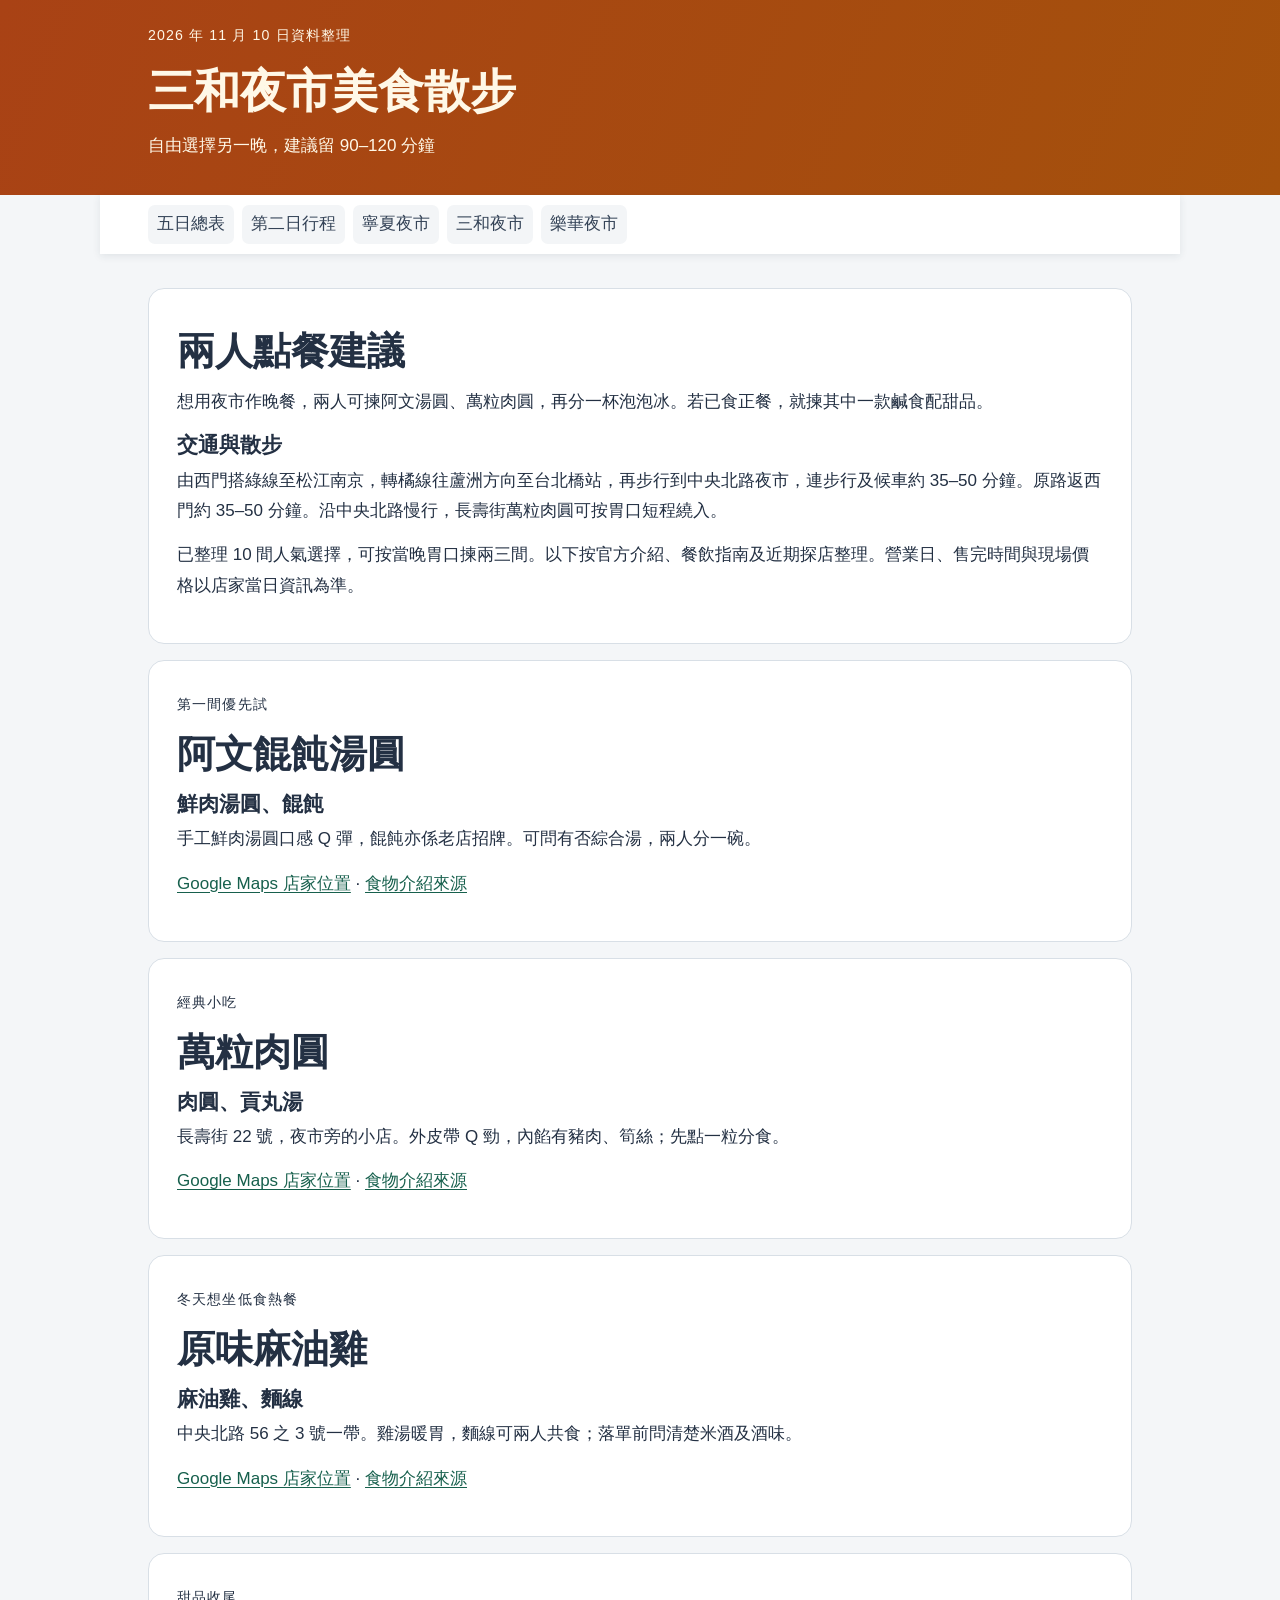
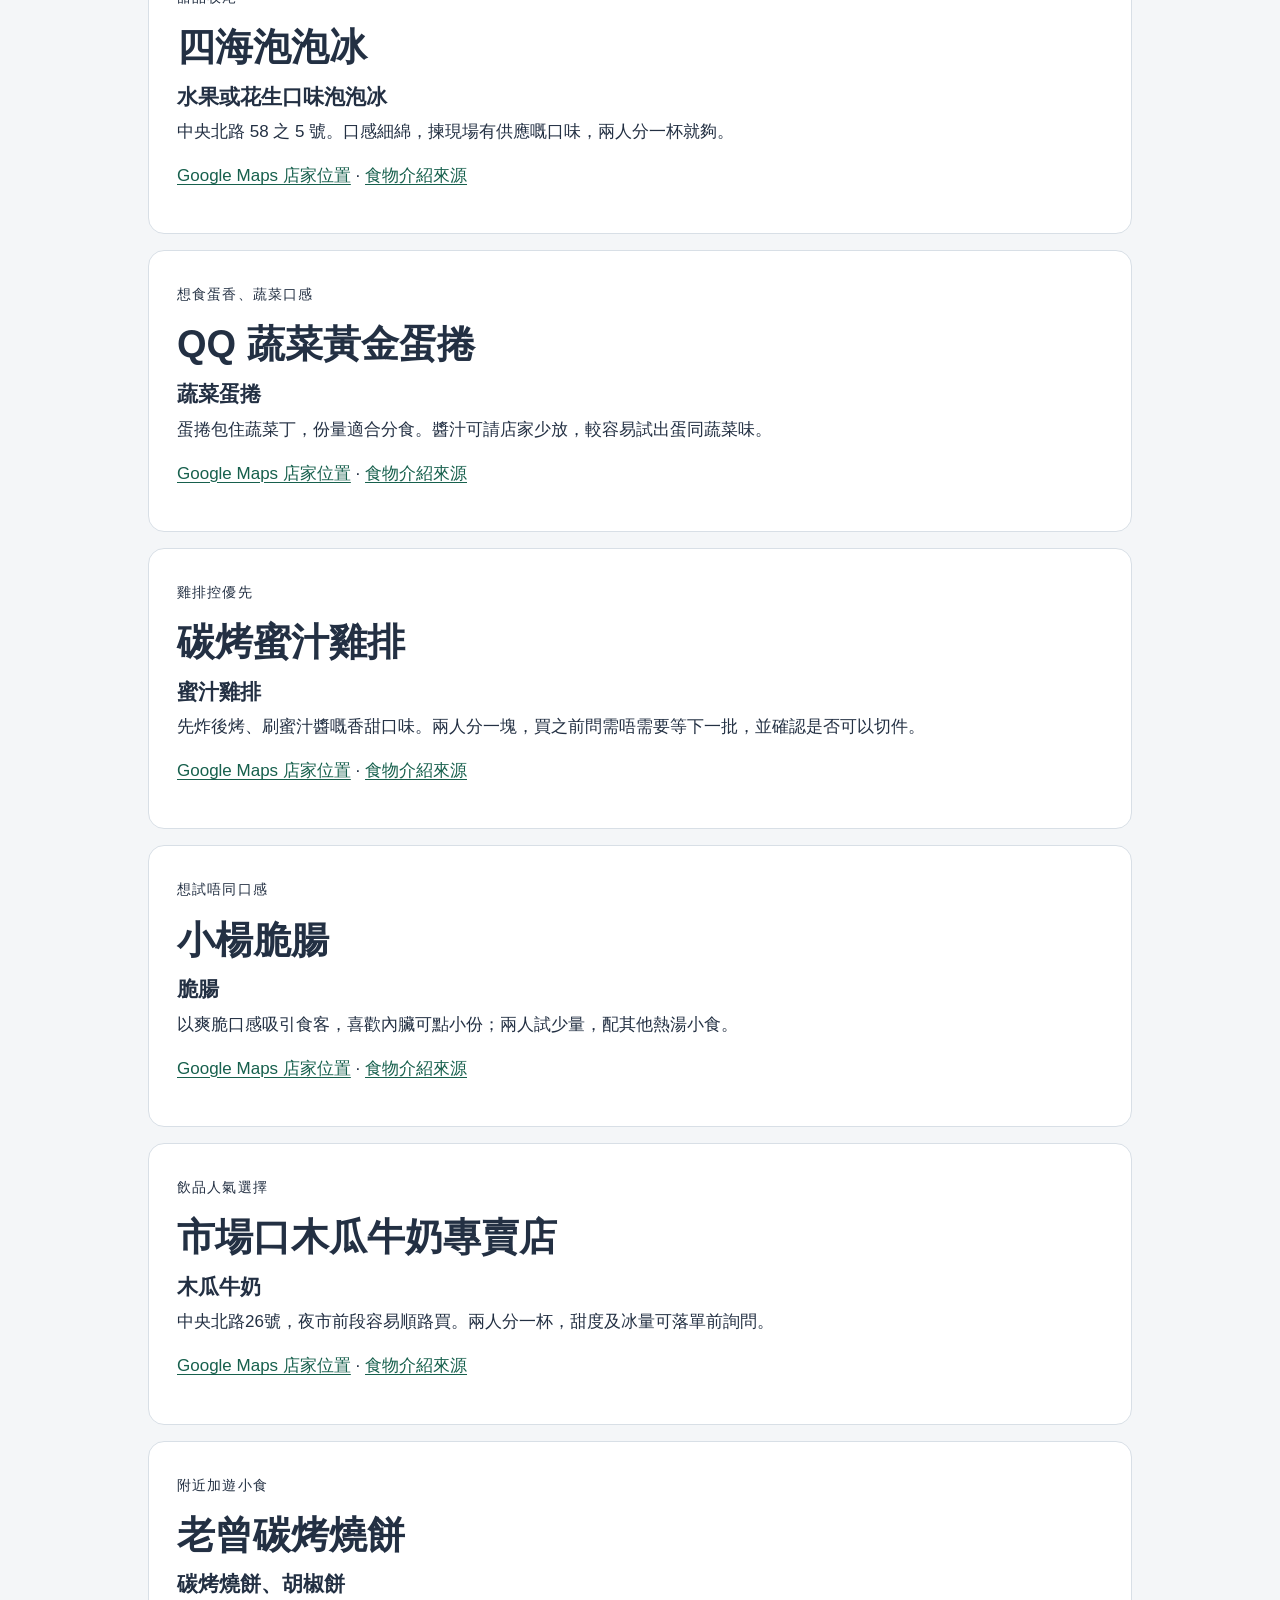
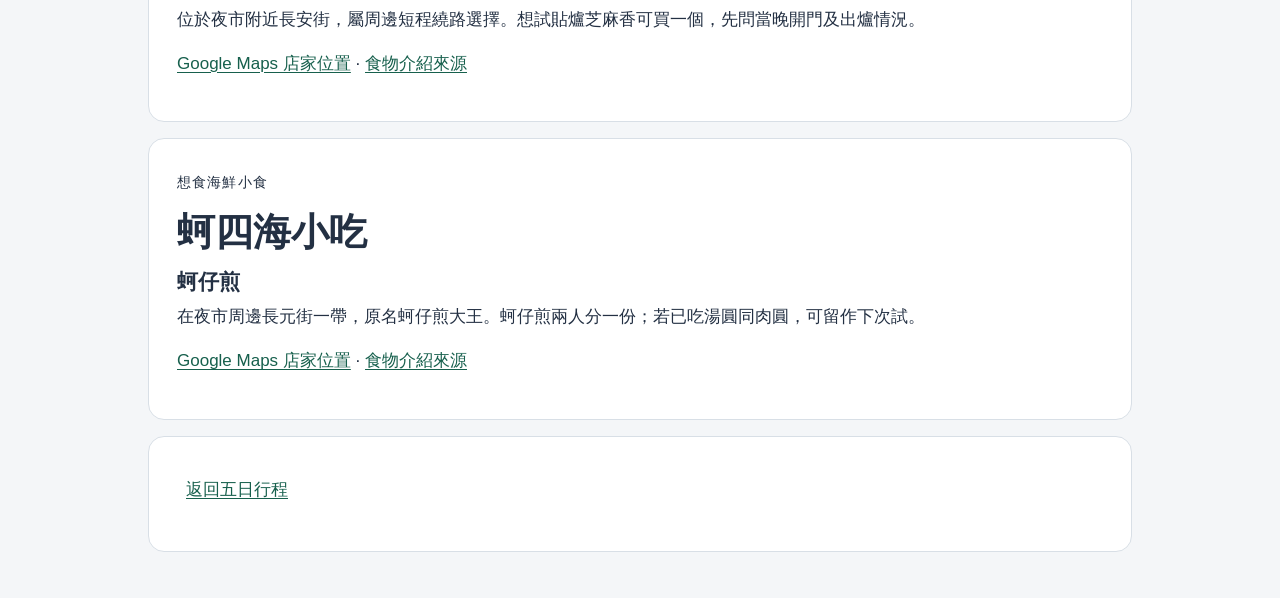
<file: sanhe.html>
<!doctype html><html lang="zh-Hant"><head><meta charset="utf-8"><meta name="viewport" content="width=device-width, initial-scale=1"><title>三和夜市人氣美食指南｜台北五日</title><style>
*{box-sizing:border-box}body{margin:0;background:#faf7ef;color:#233e35;font:17px/1.8 "PingFang TC",sans-serif}header{background:#19473c;color:#fff8e7;border-bottom:6px solid #cb9257}main,.wrap,nav{max-width:1080px;margin:auto;padding:30px clamp(16px,4vw,48px)}h1,h2,h3{line-height:1.35}h1{font-size:clamp(38px,6vw,66px);margin:.2em 0}h2{font-size:clamp(25px,4vw,38px);margin:.25em 0}h3{font-size:21px;margin:.2em 0}p{margin:.35em 0 .8em}nav{display:flex;flex-wrap:wrap;gap:8px;padding-top:12px;padding-bottom:12px}nav a,.maps a,footer a{display:inline-block;padding:4px 9px}a{color:#17604d;text-underline-offset:3px}nav a{background:#e7ede4;border-radius:4px}table{width:100%;border-collapse:collapse;text-align:left;font-size:15px}th,td{padding:10px;border-bottom:1px solid #c9cabb;vertical-align:top}thead{background:#e9e6da}.scroll{overflow:auto}section{margin:48px 0}.route{color:#4c6557}.stop{display:grid;grid-template-columns:155px 1fr;gap:16px;padding:16px 0;border-top:1px solid #c9cabb}.when{font-weight:700;color:#814821}.area{font-size:14px}.maps{font-size:14px}.maps a{padding-left:0}footer{border-top:2px solid #19473c}small{letter-spacing:.08em}@media(max-width:600px){.stop{display:block}.area,.when{display:inline-block;margin-right:8px}td,th{min-width:90px}td:nth-child(2){min-width:180px}}@media print{nav,.maps,footer{display:none}.stop{break-inside:avoid}}
</style><meta name="robots" content="noindex, nofollow"><link rel="stylesheet" href="guide.css"><link rel="stylesheet" href="vendor/leaflet.css"></head><body><header><div class="wrap"><small>2026 年 11 月 10 日資料整理</small><h1>三和夜市美食散步</h1><p>自由選擇另一晚，建議留 90–120 分鐘</p></div></header><nav><a href="index.html#overview">五日總表</a><a href="index.html#d2">第二日行程</a><a href="ningxia.html">寧夏夜市</a><a href="sanhe.html">三和夜市</a><a href="lehua.html">樂華夜市</a></nav><main><section><h2>兩人點餐建議</h2><p>想用夜市作晚餐，兩人可揀阿文湯圓、萬粒肉圓，再分一杯泡泡冰。若已食正餐，就揀其中一款鹹食配甜品。</p><h3>交通與散步</h3><p>由西門搭綠線至松江南京，轉橘線往蘆洲方向至台北橋站，再步行到中央北路夜市，連步行及候車約 35–50 分鐘。原路返西門約 35–50 分鐘。沿中央北路慢行，長壽街萬粒肉圓可按胃口短程繞入。</p><p>已整理 10 間人氣選擇，可按當晚胃口揀兩三間。以下按官方介紹、餐飲指南及近期探店整理。營業日、售完時間與現場價格以店家當日資訊為準。</p></section><section><small>第一間優先試</small><h2>阿文餛飩湯圓</h2><h3>鮮肉湯圓、餛飩</h3><p>手工鮮肉湯圓口感 Q 彈，餛飩亦係老店招牌。可問有否綜合湯，兩人分一碗。</p><p><a href="https://www.google.com/maps/search/?api=1&amp;query=%E9%98%BF%E6%96%87%E9%A4%9B%E9%A3%A9%E6%B9%AF%E5%9C%93%20%E4%B8%89%E5%92%8C%E5%A4%9C%E5%B8%82">Google Maps 店家位置</a> · <a href="https://threethree.tw/202610312000/">食物介紹來源</a></p></section><section><small>經典小吃</small><h2>萬粒肉圓</h2><h3>肉圓、貢丸湯</h3><p>長壽街 22 號，夜市旁的小店。外皮帶 Q 勁，內餡有豬肉、筍絲；先點一粒分食。</p><p><a href="https://www.google.com/maps/search/?api=1&amp;query=%E8%90%AC%E7%B2%92%E8%82%89%E5%9C%93%20%E4%B8%89%E9%87%8D%E9%95%B7%E5%A3%BD%E8%A1%9722%E8%99%9F">Google Maps 店家位置</a> · <a href="https://villa.com.tw/%E4%B8%89%E9%87%8D%E8%90%AC%E7%B2%92%E8%82%89%E5%9C%93/">食物介紹來源</a></p></section><section><small>冬天想坐低食熱餐</small><h2>原味麻油雞</h2><h3>麻油雞、麵線</h3><p>中央北路 56 之 3 號一帶。雞湯暖胃，麵線可兩人共食；落單前問清楚米酒及酒味。</p><p><a href="https://www.google.com/maps/search/?api=1&amp;query=%E5%8E%9F%E5%91%B3%E9%BA%BB%E6%B2%B9%E9%9B%9E%20%E4%B8%89%E5%92%8C%E5%A4%9C%E5%B8%82">Google Maps 店家位置</a> · <a href="https://newtaipei.travel/ja/shop/detail/208249">食物介紹來源</a></p></section><section><small>甜品收尾</small><h2>四海泡泡冰</h2><h3>水果或花生口味泡泡冰</h3><p>中央北路 58 之 5 號。口感細綿，揀現場有供應嘅口味，兩人分一杯就夠。</p><p><a href="https://www.google.com/maps/search/?api=1&amp;query=%E5%9B%9B%E6%B5%B7%E6%B3%A1%E6%B3%A1%E5%86%B0%20%E4%B8%89%E5%92%8C%E5%A4%9C%E5%B8%82">Google Maps 店家位置</a> · <a href="https://supertaste.tvbs.com.tw/infocard/21877">食物介紹來源</a></p></section><section><small>想食蛋香、蔬菜口感</small><h2>QQ 蔬菜黃金蛋捲</h2><h3>蔬菜蛋捲</h3><p>蛋捲包住蔬菜丁，份量適合分食。醬汁可請店家少放，較容易試出蛋同蔬菜味。</p><p><a href="https://www.google.com/maps/search/?api=1&amp;query=QQ%E8%94%AC%E8%8F%9C%E9%BB%83%E9%87%91%E8%9B%8B%E6%8D%B2%20%E4%B8%89%E5%92%8C%E5%A4%9C%E5%B8%82">Google Maps 店家位置</a> · <a href="https://chill.juksy.com/article/92770">食物介紹來源</a></p></section><section><small>雞排控優先</small><h2>碳烤蜜汁雞排</h2><h3>蜜汁雞排</h3><p>先炸後烤、刷蜜汁醬嘅香甜口味。兩人分一塊，買之前問需唔需要等下一批，並確認是否可以切件。</p><p><a href="https://www.google.com/maps/search/?api=1&amp;query=%E7%A2%B3%E7%83%A4%E8%9C%9C%E6%B1%81%E9%9B%9E%E6%8E%92%20%E4%B8%89%E5%92%8C%E5%A4%9C%E5%B8%82">Google Maps 店家位置</a> · <a href="https://travel.yam.com/article/139351">食物介紹來源</a></p></section><section><small>想試唔同口感</small><h2>小楊脆腸</h2><h3>脆腸</h3><p>以爽脆口感吸引食客，喜歡內臟可點小份；兩人試少量，配其他熱湯小食。</p><p><a href="https://www.google.com/maps/search/?api=1&amp;query=%E5%B0%8F%E6%A5%8A%E8%84%86%E8%85%B8%20%E4%B8%89%E5%92%8C%E5%A4%9C%E5%B8%82">Google Maps 店家位置</a> · <a href="https://travel.yam.com/article/139351">食物介紹來源</a></p></section><section><small>飲品人氣選擇</small><h2>市場口木瓜牛奶專賣店</h2><h3>木瓜牛奶</h3><p>中央北路26號，夜市前段容易順路買。兩人分一杯，甜度及冰量可落單前詢問。</p><p><a href="https://www.google.com/maps/search/?api=1&amp;query=%E5%B8%82%E5%A0%B4%E5%8F%A3%E6%9C%A8%E7%93%9C%E7%89%9B%E5%A5%B6%E5%B0%88%E8%B3%A3%E5%BA%97%20%E4%B8%89%E5%92%8C%E5%A4%9C%E5%B8%82">Google Maps 店家位置</a> · <a href="https://www.walkerland.com.tw/article/view/317552">食物介紹來源</a></p></section><section><small>附近加遊小食</small><h2>老曾碳烤燒餅</h2><h3>碳烤燒餅、胡椒餅</h3><p>位於夜市附近長安街，屬周邊短程繞路選擇。想試貼爐芝麻香可買一個，先問當晚開門及出爐情況。</p><p><a href="https://www.google.com/maps/search/?api=1&amp;query=%E8%80%81%E6%9B%BE%E7%A2%B3%E7%83%A4%E7%87%92%E9%A4%85%20%E4%B8%89%E5%92%8C%E5%A4%9C%E5%B8%82">Google Maps 店家位置</a> · <a href="https://supertaste.tvbs.com.tw/pack/338298">食物介紹來源</a></p></section><section><small>想食海鮮小食</small><h2>蚵四海小吃</h2><h3>蚵仔煎</h3><p>在夜市周邊長元街一帶，原名蚵仔煎大王。蚵仔煎兩人分一份；若已吃湯圓同肉圓，可留作下次試。</p><p><a href="https://www.google.com/maps/search/?api=1&amp;query=%E8%9A%B5%E5%9B%9B%E6%B5%B7%E5%B0%8F%E5%90%83%20%E4%B8%89%E5%92%8C%E5%A4%9C%E5%B8%82">Google Maps 店家位置</a> · <a href="https://supertaste.tvbs.com.tw/pack/338298">食物介紹來源</a></p></section><footer><p><a href="index.html#overview">返回五日行程</a></p></footer></main></body></html>
</file>
<file: guide.css>
body { background:#f4f6f8; color:#233043 }
header { background:linear-gradient(110deg,#a94215,#a4510c); border:0 }
header .wrap { padding-block:20px }
header h1 { font-size:clamp(29px,4vw,46px) }
nav { position:sticky; top:0; z-index:2; background:white; flex-wrap:nowrap; overflow:auto; padding-block:10px; box-shadow:0 2px 8px #23304318 }
nav a { white-space:nowrap; background:#f3f5f7; border-radius:7px; text-decoration:none; color:#344357 }
nav a[aria-current] { background:#a94711; color:white }
main { padding-top:18px }
section,.scroll,footer { padding:clamp(14px,3vw,28px); background:white; border:1px solid #d8dfe6; border-radius:16px; margin:16px 0; scroll-margin-top:72px }
#overview { scroll-margin-top:72px }
.route { background:#273649; color:white; border-radius:8px; padding:10px 14px }
.when { color:#a64810 }
.maps a { color:#315778 }
@media print { [hidden]{display:block!important} }
.transit { background:#eff4f6; border-left:3px solid #507783; padding:9px 12px; font-size:.94em; }
#route-map { height:clamp(320px,50vh,520px); border-radius:12px; background:#e5ebe5; isolation:isolate }
#map-days,#map-stops { display:flex;flex-wrap:wrap;gap:7px;margin:14px 0 }
#map button { cursor:pointer }
#map-days button,#map-stops button { font:inherit;font-size:15px;padding:6px 11px;background:white;border:1px solid #c2cbd1;border-radius:7px }
#map button[aria-pressed=true] { background:#a94711;color:white }
.number-pin { background:#254a53;color:white;border:2px solid white;border-radius:50%;font:bold 14px/26px sans-serif;text-align:center;box-shadow:0 1px 4px #3338 }
.selected-pin { background:#ac4611 }
</file>
<file: vendor/leaflet.css>
/* required styles */

.leaflet-pane,
.leaflet-tile,
.leaflet-marker-icon,
.leaflet-marker-shadow,
.leaflet-tile-container,
.leaflet-pane > svg,
.leaflet-pane > canvas,
.leaflet-zoom-box,
.leaflet-image-layer,
.leaflet-layer {
	position: absolute;
	left: 0;
	top: 0;
	}
.leaflet-container {
	overflow: hidden;
	}
.leaflet-tile,
.leaflet-marker-icon,
.leaflet-marker-shadow {
	-webkit-user-select: none;
	   -moz-user-select: none;
	        user-select: none;
	  -webkit-user-drag: none;
	}
/* Prevents IE11 from highlighting tiles in blue */
.leaflet-tile::selection {
	background: transparent;
}
/* Safari renders non-retina tile on retina better with this, but Chrome is worse */
.leaflet-safari .leaflet-tile {
	image-rendering: -webkit-optimize-contrast;
	}
/* hack that prevents hw layers "stretching" when loading new tiles */
.leaflet-safari .leaflet-tile-container {
	width: 1600px;
	height: 1600px;
	-webkit-transform-origin: 0 0;
	}
.leaflet-marker-icon,
.leaflet-marker-shadow {
	display: block;
	}
/* .leaflet-container svg: reset svg max-width decleration shipped in Joomla! (joomla.org) 3.x */
/* .leaflet-container img: map is broken in FF if you have max-width: 100% on tiles */
.leaflet-container .leaflet-overlay-pane svg {
	max-width: none !important;
	max-height: none !important;
	}
.leaflet-container .leaflet-marker-pane img,
.leaflet-container .leaflet-shadow-pane img,
.leaflet-container .leaflet-tile-pane img,
.leaflet-container img.leaflet-image-layer,
.leaflet-container .leaflet-tile {
	max-width: none !important;
	max-height: none !important;
	width: auto;
	padding: 0;
	}

.leaflet-container img.leaflet-tile {
	/* See: https://bugs.chromium.org/p/chromium/issues/detail?id=600120 */
	mix-blend-mode: plus-lighter;
}

.leaflet-container.leaflet-touch-zoom {
	-ms-touch-action: pan-x pan-y;
	touch-action: pan-x pan-y;
	}
.leaflet-container.leaflet-touch-drag {
	-ms-touch-action: pinch-zoom;
	/* Fallback for FF which doesn't support pinch-zoom */
	touch-action: none;
	touch-action: pinch-zoom;
}
.leaflet-container.leaflet-touch-drag.leaflet-touch-zoom {
	-ms-touch-action: none;
	touch-action: none;
}
.leaflet-container {
	-webkit-tap-highlight-color: transparent;
}
.leaflet-container a {
	-webkit-tap-highlight-color: rgba(51, 181, 229, 0.4);
}
.leaflet-tile {
	filter: inherit;
	visibility: hidden;
	}
.leaflet-tile-loaded {
	visibility: inherit;
	}
.leaflet-zoom-box {
	width: 0;
	height: 0;
	-moz-box-sizing: border-box;
	     box-sizing: border-box;
	z-index: 800;
	}
/* workaround for https://bugzilla.mozilla.org/show_bug.cgi?id=888319 */
.leaflet-overlay-pane svg {
	-moz-user-select: none;
	}

.leaflet-pane         { z-index: 400; }

.leaflet-tile-pane    { z-index: 200; }
.leaflet-overlay-pane { z-index: 400; }
.leaflet-shadow-pane  { z-index: 500; }
.leaflet-marker-pane  { z-index: 600; }
.leaflet-tooltip-pane   { z-index: 650; }
.leaflet-popup-pane   { z-index: 700; }

.leaflet-map-pane canvas { z-index: 100; }
.leaflet-map-pane svg    { z-index: 200; }

.leaflet-vml-shape {
	width: 1px;
	height: 1px;
	}
.lvml {
	behavior: url(#default#VML);
	display: inline-block;
	position: absolute;
	}


/* control positioning */

.leaflet-control {
	position: relative;
	z-index: 800;
	pointer-events: visiblePainted; /* IE 9-10 doesn't have auto */
	pointer-events: auto;
	}
.leaflet-top,
.leaflet-bottom {
	position: absolute;
	z-index: 1000;
	pointer-events: none;
	}
.leaflet-top {
	top: 0;
	}
.leaflet-right {
	right: 0;
	}
.leaflet-bottom {
	bottom: 0;
	}
.leaflet-left {
	left: 0;
	}
.leaflet-control {
	float: left;
	clear: both;
	}
.leaflet-right .leaflet-control {
	float: right;
	}
.leaflet-top .leaflet-control {
	margin-top: 10px;
	}
.leaflet-bottom .leaflet-control {
	margin-bottom: 10px;
	}
.leaflet-left .leaflet-control {
	margin-left: 10px;
	}
.leaflet-right .leaflet-control {
	margin-right: 10px;
	}


/* zoom and fade animations */

.leaflet-fade-anim .leaflet-popup {
	opacity: 0;
	-webkit-transition: opacity 0.2s linear;
	   -moz-transition: opacity 0.2s linear;
	        transition: opacity 0.2s linear;
	}
.leaflet-fade-anim .leaflet-map-pane .leaflet-popup {
	opacity: 1;
	}
.leaflet-zoom-animated {
	-webkit-transform-origin: 0 0;
	    -ms-transform-origin: 0 0;
	        transform-origin: 0 0;
	}
svg.leaflet-zoom-animated {
	will-change: transform;
}

.leaflet-zoom-anim .leaflet-zoom-animated {
	-webkit-transition: -webkit-transform 0.25s cubic-bezier(0,0,0.25,1);
	   -moz-transition:    -moz-transform 0.25s cubic-bezier(0,0,0.25,1);
	        transition:         transform 0.25s cubic-bezier(0,0,0.25,1);
	}
.leaflet-zoom-anim .leaflet-tile,
.leaflet-pan-anim .leaflet-tile {
	-webkit-transition: none;
	   -moz-transition: none;
	        transition: none;
	}

.leaflet-zoom-anim .leaflet-zoom-hide {
	visibility: hidden;
	}


/* cursors */

.leaflet-interactive {
	cursor: pointer;
	}
.leaflet-grab {
	cursor: -webkit-grab;
	cursor:    -moz-grab;
	cursor:         grab;
	}
.leaflet-crosshair,
.leaflet-crosshair .leaflet-interactive {
	cursor: crosshair;
	}
.leaflet-popup-pane,
.leaflet-control {
	cursor: auto;
	}
.leaflet-dragging .leaflet-grab,
.leaflet-dragging .leaflet-grab .leaflet-interactive,
.leaflet-dragging .leaflet-marker-draggable {
	cursor: move;
	cursor: -webkit-grabbing;
	cursor:    -moz-grabbing;
	cursor:         grabbing;
	}

/* marker & overlays interactivity */
.leaflet-marker-icon,
.leaflet-marker-shadow,
.leaflet-image-layer,
.leaflet-pane > svg path,
.leaflet-tile-container {
	pointer-events: none;
	}

.leaflet-marker-icon.leaflet-interactive,
.leaflet-image-layer.leaflet-interactive,
.leaflet-pane > svg path.leaflet-interactive,
svg.leaflet-image-layer.leaflet-interactive path {
	pointer-events: visiblePainted; /* IE 9-10 doesn't have auto */
	pointer-events: auto;
	}

/* visual tweaks */

.leaflet-container {
	background: #ddd;
	outline-offset: 1px;
	}
.leaflet-container a {
	color: #0078A8;
	}
.leaflet-zoom-box {
	border: 2px dotted #38f;
	background: rgba(255,255,255,0.5);
	}


/* general typography */
.leaflet-container {
	font-family: "Helvetica Neue", Arial, Helvetica, sans-serif;
	font-size: 12px;
	font-size: 0.75rem;
	line-height: 1.5;
	}


/* general toolbar styles */

.leaflet-bar {
	box-shadow: 0 1px 5px rgba(0,0,0,0.65);
	border-radius: 4px;
	}
.leaflet-bar a {
	background-color: #fff;
	border-bottom: 1px solid #ccc;
	width: 26px;
	height: 26px;
	line-height: 26px;
	display: block;
	text-align: center;
	text-decoration: none;
	color: black;
	}
.leaflet-bar a,
.leaflet-control-layers-toggle {
	background-position: 50% 50%;
	background-repeat: no-repeat;
	display: block;
	}
.leaflet-bar a:hover,
.leaflet-bar a:focus {
	background-color: #f4f4f4;
	}
.leaflet-bar a:first-child {
	border-top-left-radius: 4px;
	border-top-right-radius: 4px;
	}
.leaflet-bar a:last-child {
	border-bottom-left-radius: 4px;
	border-bottom-right-radius: 4px;
	border-bottom: none;
	}
.leaflet-bar a.leaflet-disabled {
	cursor: default;
	background-color: #f4f4f4;
	color: #bbb;
	}

.leaflet-touch .leaflet-bar a {
	width: 30px;
	height: 30px;
	line-height: 30px;
	}
.leaflet-touch .leaflet-bar a:first-child {
	border-top-left-radius: 2px;
	border-top-right-radius: 2px;
	}
.leaflet-touch .leaflet-bar a:last-child {
	border-bottom-left-radius: 2px;
	border-bottom-right-radius: 2px;
	}

/* zoom control */

.leaflet-control-zoom-in,
.leaflet-control-zoom-out {
	font: bold 18px 'Lucida Console', Monaco, monospace;
	text-indent: 1px;
	}

.leaflet-touch .leaflet-control-zoom-in, .leaflet-touch .leaflet-control-zoom-out  {
	font-size: 22px;
	}


/* layers control */

.leaflet-control-layers {
	box-shadow: 0 1px 5px rgba(0,0,0,0.4);
	background: #fff;
	border-radius: 5px;
	}
.leaflet-control-layers-toggle {
	background-image: url(images/layers.png);
	width: 36px;
	height: 36px;
	}
.leaflet-retina .leaflet-control-layers-toggle {
	background-image: url(images/layers-2x.png);
	background-size: 26px 26px;
	}
.leaflet-touch .leaflet-control-layers-toggle {
	width: 44px;
	height: 44px;
	}
.leaflet-control-layers .leaflet-control-layers-list,
.leaflet-control-layers-expanded .leaflet-control-layers-toggle {
	display: none;
	}
.leaflet-control-layers-expanded .leaflet-control-layers-list {
	display: block;
	position: relative;
	}
.leaflet-control-layers-expanded {
	padding: 6px 10px 6px 6px;
	color: #333;
	background: #fff;
	}
.leaflet-control-layers-scrollbar {
	overflow-y: scroll;
	overflow-x: hidden;
	padding-right: 5px;
	}
.leaflet-control-layers-selector {
	margin-top: 2px;
	position: relative;
	top: 1px;
	}
.leaflet-control-layers label {
	display: block;
	font-size: 13px;
	font-size: 1.08333em;
	}
.leaflet-control-layers-separator {
	height: 0;
	border-top: 1px solid #ddd;
	margin: 5px -10px 5px -6px;
	}

/* Default icon URLs */
.leaflet-default-icon-path { /* used only in path-guessing heuristic, see L.Icon.Default */
	background-image: url(images/marker-icon.png);
	}


/* attribution and scale controls */

.leaflet-container .leaflet-control-attribution {
	background: #fff;
	background: rgba(255, 255, 255, 0.8);
	margin: 0;
	}
.leaflet-control-attribution,
.leaflet-control-scale-line {
	padding: 0 5px;
	color: #333;
	line-height: 1.4;
	}
.leaflet-control-attribution a {
	text-decoration: none;
	}
.leaflet-control-attribution a:hover,
.leaflet-control-attribution a:focus {
	text-decoration: underline;
	}
.leaflet-attribution-flag {
	display: inline !important;
	vertical-align: baseline !important;
	width: 1em;
	height: 0.6669em;
	}
.leaflet-left .leaflet-control-scale {
	margin-left: 5px;
	}
.leaflet-bottom .leaflet-control-scale {
	margin-bottom: 5px;
	}
.leaflet-control-scale-line {
	border: 2px solid #777;
	border-top: none;
	line-height: 1.1;
	padding: 2px 5px 1px;
	white-space: nowrap;
	-moz-box-sizing: border-box;
	     box-sizing: border-box;
	background: rgba(255, 255, 255, 0.8);
	text-shadow: 1px 1px #fff;
	}
.leaflet-control-scale-line:not(:first-child) {
	border-top: 2px solid #777;
	border-bottom: none;
	margin-top: -2px;
	}
.leaflet-control-scale-line:not(:first-child):not(:last-child) {
	border-bottom: 2px solid #777;
	}

.leaflet-touch .leaflet-control-attribution,
.leaflet-touch .leaflet-control-layers,
.leaflet-touch .leaflet-bar {
	box-shadow: none;
	}
.leaflet-touch .leaflet-control-layers,
.leaflet-touch .leaflet-bar {
	border: 2px solid rgba(0,0,0,0.2);
	background-clip: padding-box;
	}


/* popup */

.leaflet-popup {
	position: absolute;
	text-align: center;
	margin-bottom: 20px;
	}
.leaflet-popup-content-wrapper {
	padding: 1px;
	text-align: left;
	border-radius: 12px;
	}
.leaflet-popup-content {
	margin: 13px 24px 13px 20px;
	line-height: 1.3;
	font-size: 13px;
	font-size: 1.08333em;
	min-height: 1px;
	}
.leaflet-popup-content p {
	margin: 17px 0;
	margin: 1.3em 0;
	}
.leaflet-popup-tip-container {
	width: 40px;
	height: 20px;
	position: absolute;
	left: 50%;
	margin-top: -1px;
	margin-left: -20px;
	overflow: hidden;
	pointer-events: none;
	}
.leaflet-popup-tip {
	width: 17px;
	height: 17px;
	padding: 1px;

	margin: -10px auto 0;
	pointer-events: auto;

	-webkit-transform: rotate(45deg);
	   -moz-transform: rotate(45deg);
	    -ms-transform: rotate(45deg);
	        transform: rotate(45deg);
	}
.leaflet-popup-content-wrapper,
.leaflet-popup-tip {
	background: white;
	color: #333;
	box-shadow: 0 3px 14px rgba(0,0,0,0.4);
	}
.leaflet-container a.leaflet-popup-close-button {
	position: absolute;
	top: 0;
	right: 0;
	border: none;
	text-align: center;
	width: 24px;
	height: 24px;
	font: 16px/24px Tahoma, Verdana, sans-serif;
	color: #757575;
	text-decoration: none;
	background: transparent;
	}
.leaflet-container a.leaflet-popup-close-button:hover,
.leaflet-container a.leaflet-popup-close-button:focus {
	color: #585858;
	}
.leaflet-popup-scrolled {
	overflow: auto;
	}

.leaflet-oldie .leaflet-popup-content-wrapper {
	-ms-zoom: 1;
	}
.leaflet-oldie .leaflet-popup-tip {
	width: 24px;
	margin: 0 auto;

	-ms-filter: "progid:DXImageTransform.Microsoft.Matrix(M11=0.70710678, M12=0.70710678, M21=-0.70710678, M22=0.70710678)";
	filter: progid:DXImageTransform.Microsoft.Matrix(M11=0.70710678, M12=0.70710678, M21=-0.70710678, M22=0.70710678);
	}

.leaflet-oldie .leaflet-control-zoom,
.leaflet-oldie .leaflet-control-layers,
.leaflet-oldie .leaflet-popup-content-wrapper,
.leaflet-oldie .leaflet-popup-tip {
	border: 1px solid #999;
	}


/* div icon */

.leaflet-div-icon {
	background: #fff;
	border: 1px solid #666;
	}


/* Tooltip */
/* Base styles for the element that has a tooltip */
.leaflet-tooltip {
	position: absolute;
	padding: 6px;
	background-color: #fff;
	border: 1px solid #fff;
	border-radius: 3px;
	color: #222;
	white-space: nowrap;
	-webkit-user-select: none;
	-moz-user-select: none;
	-ms-user-select: none;
	user-select: none;
	pointer-events: none;
	box-shadow: 0 1px 3px rgba(0,0,0,0.4);
	}
.leaflet-tooltip.leaflet-interactive {
	cursor: pointer;
	pointer-events: auto;
	}
.leaflet-tooltip-top:before,
.leaflet-tooltip-bottom:before,
.leaflet-tooltip-left:before,
.leaflet-tooltip-right:before {
	position: absolute;
	pointer-events: none;
	border: 6px solid transparent;
	background: transparent;
	content: "";
	}

/* Directions */

.leaflet-tooltip-bottom {
	margin-top: 6px;
}
.leaflet-tooltip-top {
	margin-top: -6px;
}
.leaflet-tooltip-bottom:before,
.leaflet-tooltip-top:before {
	left: 50%;
	margin-left: -6px;
	}
.leaflet-tooltip-top:before {
	bottom: 0;
	margin-bottom: -12px;
	border-top-color: #fff;
	}
.leaflet-tooltip-bottom:before {
	top: 0;
	margin-top: -12px;
	margin-left: -6px;
	border-bottom-color: #fff;
	}
.leaflet-tooltip-left {
	margin-left: -6px;
}
.leaflet-tooltip-right {
	margin-left: 6px;
}
.leaflet-tooltip-left:before,
.leaflet-tooltip-right:before {
	top: 50%;
	margin-top: -6px;
	}
.leaflet-tooltip-left:before {
	right: 0;
	margin-right: -12px;
	border-left-color: #fff;
	}
.leaflet-tooltip-right:before {
	left: 0;
	margin-left: -12px;
	border-right-color: #fff;
	}

/* Printing */

@media print {
	/* Prevent printers from removing background-images of controls. */
	.leaflet-control {
		-webkit-print-color-adjust: exact;
		print-color-adjust: exact;
		}
	}
</file>
